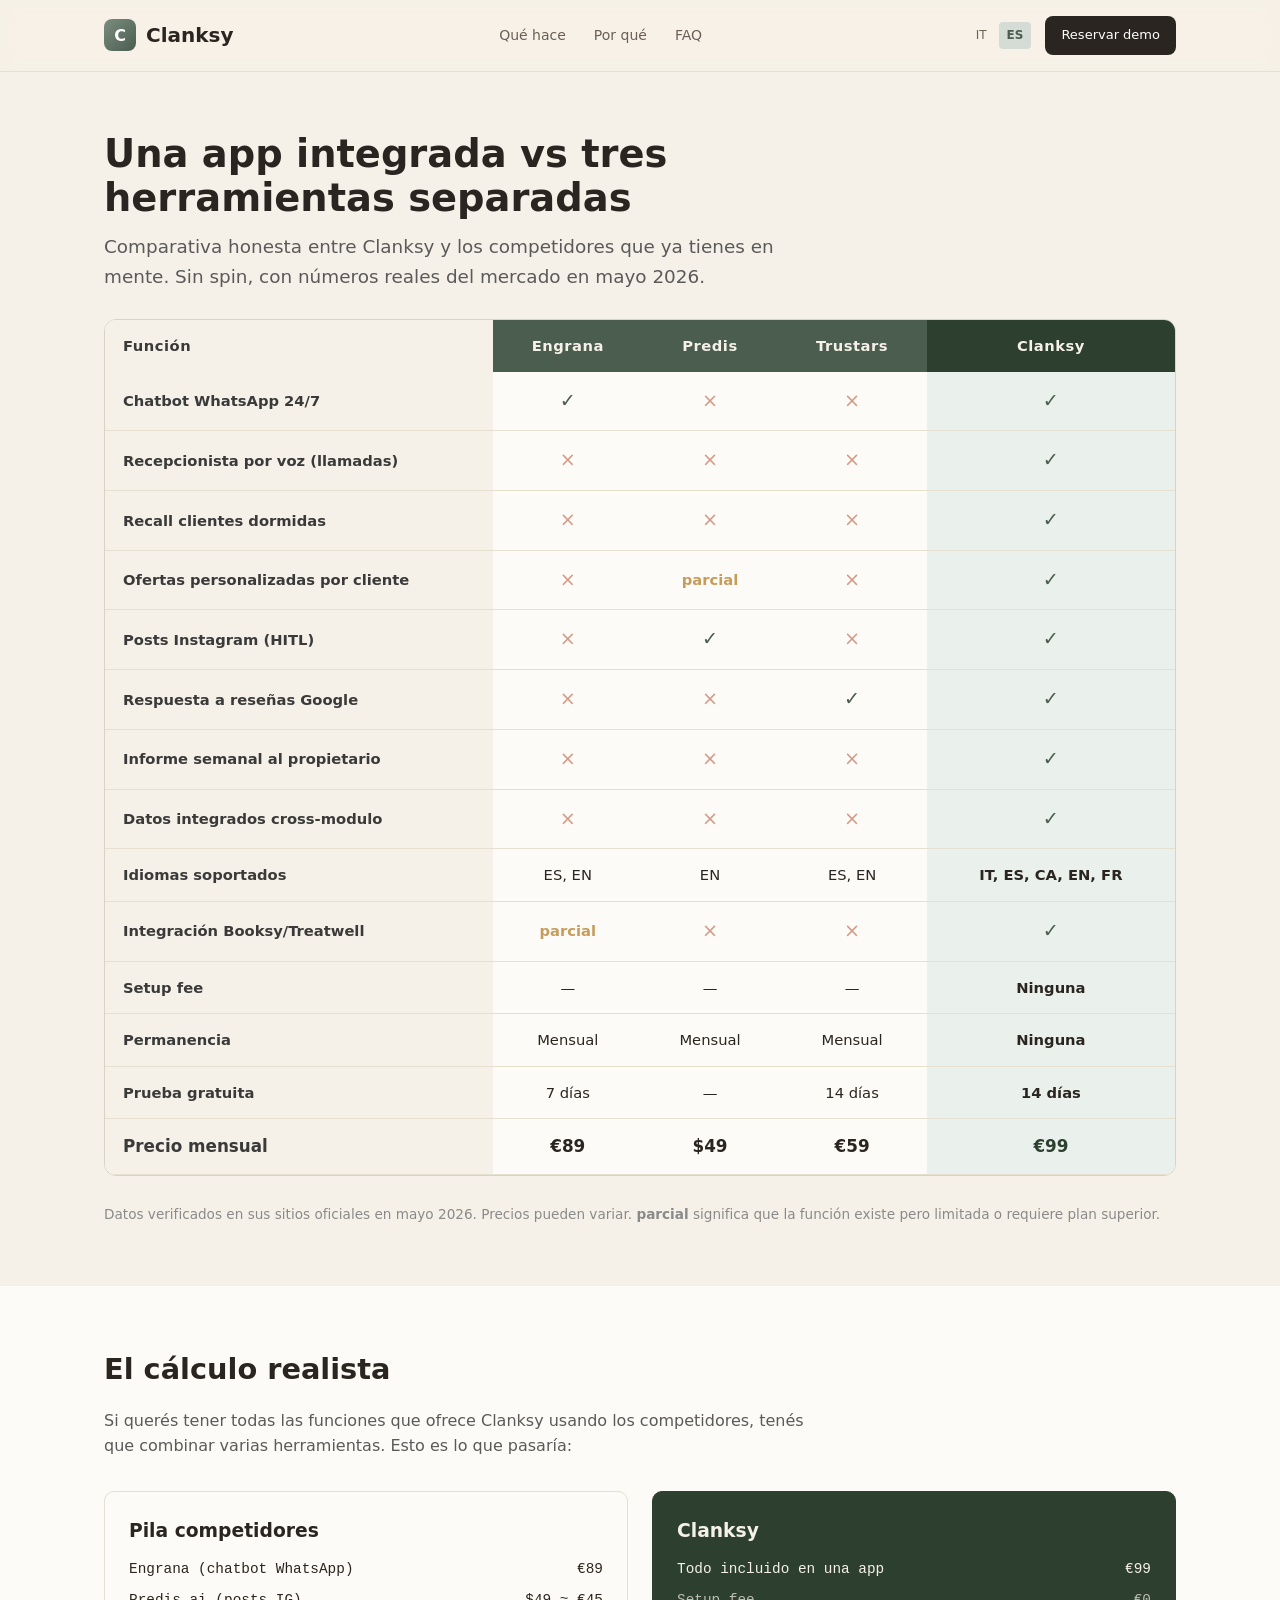
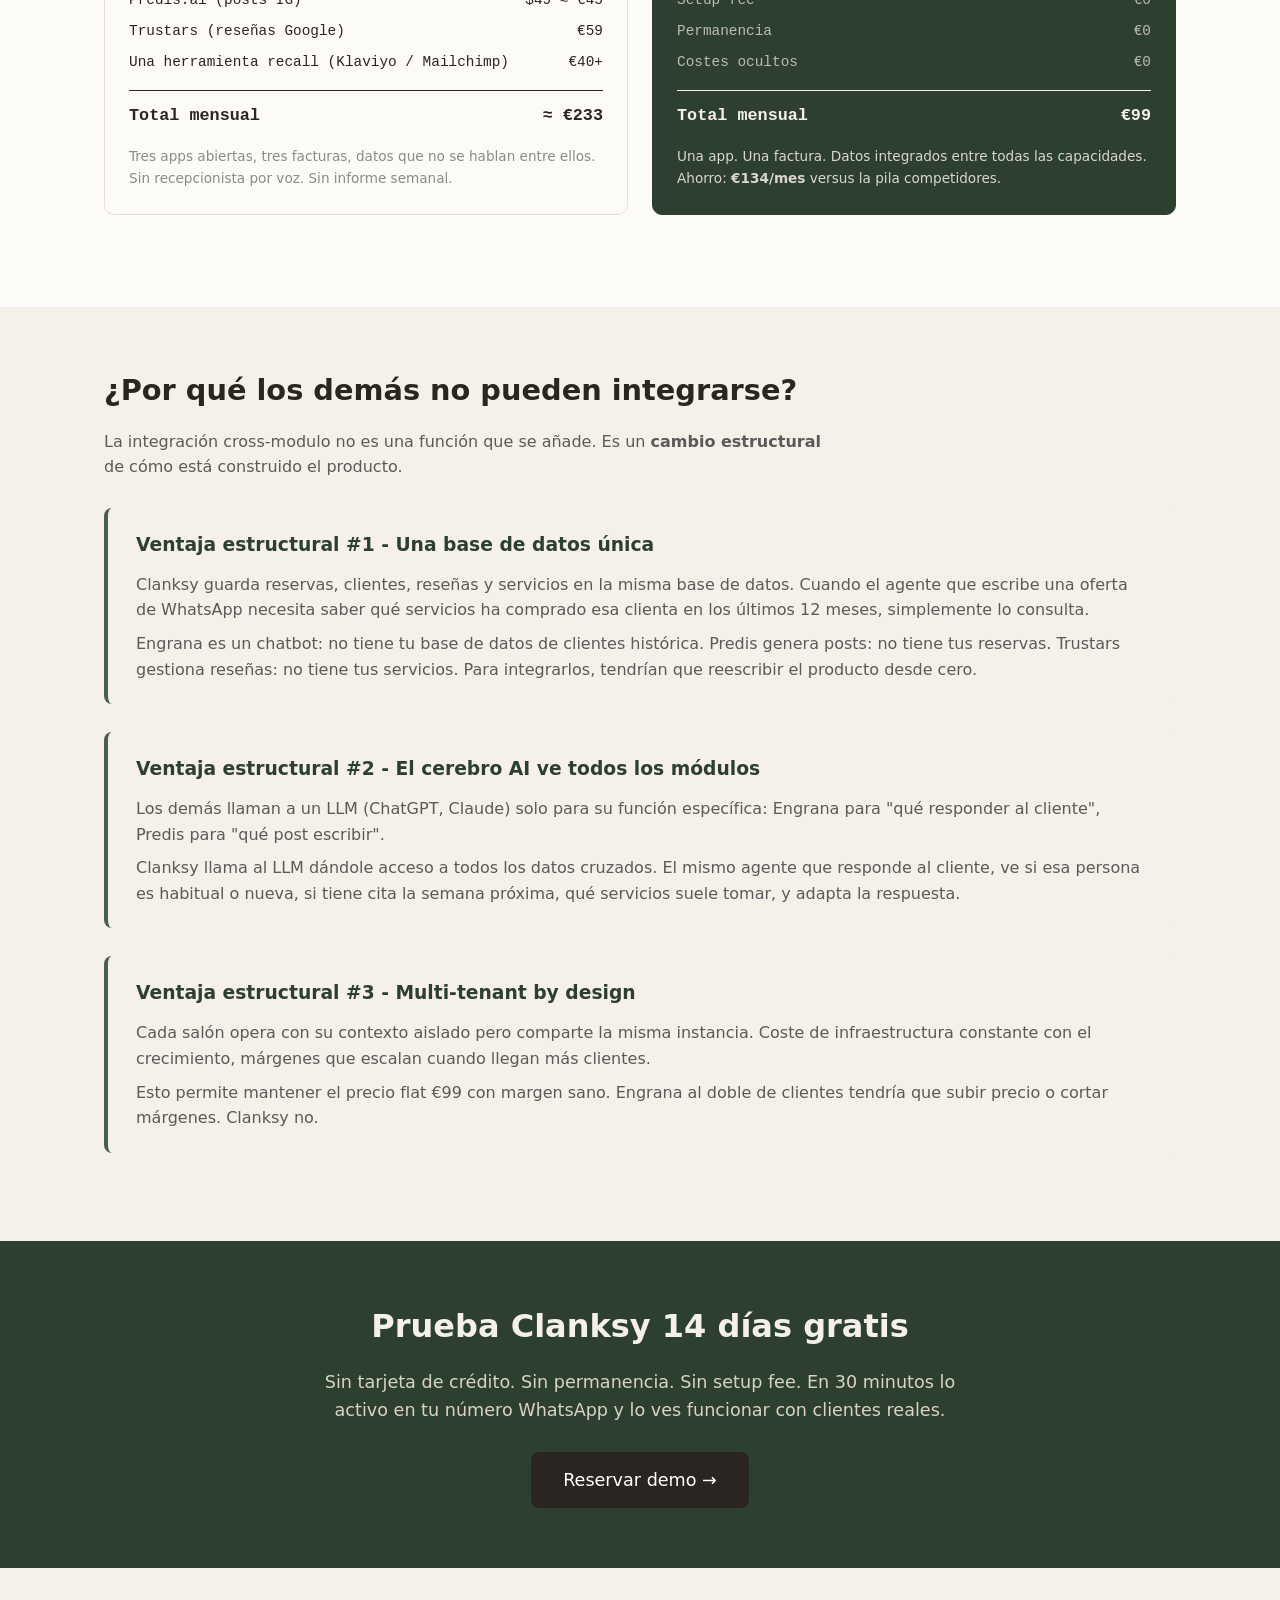
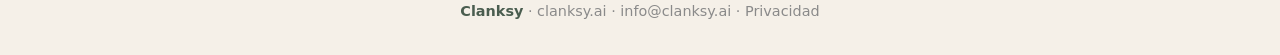
<file: comparativa-es.html>
<!DOCTYPE html>
<html lang="es">
<head>
<meta charset="UTF-8">
<meta name="viewport" content="width=device-width, initial-scale=1, viewport-fit=cover">
<title>Clanksy vs Engrana, Predis, Trustars · Comparativa</title>
<meta name="description" content="Por qué Clanksy gana frente a Engrana, Predis y Trustars. Comparativa directa de funciones, precios y ventajas para salones de belleza en España.">
<meta property="og:title" content="Clanksy vs Engrana, Predis, Trustars · Comparativa honesta">
<meta property="og:description" content="Una sola app integrada vs tres herramientas separadas. Ventajas estructurales, números reales, sin spin.">
<link rel="alternate" hreflang="es" href="https://clanksy.ai/comparativa-es">
<link rel="alternate" hreflang="it" href="https://clanksy.ai/comparativa-it">
<link rel="icon" href="data:image/svg+xml,%3Csvg xmlns='http://www.w3.org/2000/svg' viewBox='0 0 100 100'%3E%3Crect width='100' height='100' rx='22' fill='%234a5d4f'/%3E%3Ctext x='50' y='68' text-anchor='middle' fill='%23f6f1e8' font-family='system-ui' font-size='62' font-weight='800'%3EC%3C/text%3E%3C/svg%3E">
<link rel="stylesheet" href="assets/style.css?v=20260509-mobile2">
<style>
  .compare-section {
    padding: 60px 0;
  }
  .compare-table-wrap {
    overflow-x: auto;
    margin: 28px 0;
    border-radius: 12px;
    border: 1px solid #d9d3c4;
    background: #fdfbf7;
  }
  .compare-table {
    width: 100%;
    border-collapse: collapse;
    font-size: 0.92rem;
  }
  .compare-table th,
  .compare-table td {
    padding: 14px 18px;
    text-align: center;
    border-bottom: 1px solid #e6e0d0;
  }
  .compare-table th:first-child,
  .compare-table td:first-child {
    text-align: left;
    font-weight: 600;
    color: #3a3a3a;
    background: #f5f0e8;
  }
  .compare-table thead th {
    background: #4a5d4f;
    color: #f6f1e8;
    font-weight: 700;
    letter-spacing: 0.5px;
    border-bottom: none;
  }
  .compare-table thead th.clanksy-col {
    background: #2d4030;
  }
  .compare-table td.clanksy-cell {
    background: #eaf0eb;
    font-weight: 600;
  }
  .check {
    color: #4a5d4f;
    font-size: 1.2rem;
    font-weight: 700;
  }
  .cross {
    color: #b85c3d;
    font-size: 1.2rem;
    opacity: 0.6;
  }
  .partial {
    color: #c79c5a;
    font-weight: 600;
  }
  .compare-row-label {
    max-width: 280px;
  }
  .price-row td {
    font-size: 1.05rem;
    font-weight: 700;
  }
  .price-row td.clanksy-cell {
    color: #2d4030;
  }
  .ventaja-box {
    background: #f5f0e8;
    border-left: 4px solid #4a5d4f;
    padding: 22px 28px;
    border-radius: 8px;
    margin: 28px 0;
  }
  .ventaja-box h3 {
    margin: 0 0 12px 0;
    color: #2d4030;
  }
  .ventaja-box p {
    margin: 0;
    color: #5a5a5a;
    line-height: 1.6;
  }
  .calc-row {
    display: grid;
    grid-template-columns: 1fr 1fr;
    gap: 24px;
    margin: 32px 0;
  }
  @media (max-width: 720px) {
    .calc-row { grid-template-columns: 1fr; }
  }
  .calc-box {
    padding: 24px;
    border-radius: 10px;
    background: #fdfbf7;
    border: 1px solid #e6e0d0;
  }
  .calc-box.clanksy {
    background: #2d4030;
    color: #f6f1e8;
    border-color: #2d4030;
  }
  .calc-box h3 {
    margin: 0 0 8px 0;
  }
  .calc-line {
    display: flex;
    justify-content: space-between;
    padding: 4px 0;
    font-family: 'SF Mono', 'Menlo', monospace;
    font-size: 0.9rem;
  }
  .calc-total {
    border-top: 1px solid currentColor;
    margin-top: 12px;
    padding-top: 12px;
    font-size: 1.05rem;
    font-weight: 700;
  }
</style>
</head>
<body>

<header class="site-header">
  <div class="wrap nav">
    <a href="/" class="logo">
      <span class="logo-mark">C</span>
      <span>Clanksy</span>
    </a>
    <nav class="nav-links">
      <a href="/es#cosa-fa">Qué hace</a>
      <a href="/es#perche">Por qué</a>
      <a href="/es#faq">FAQ</a>
    </nav>
    <div style="display:flex;gap:14px;align-items:center;">
      <div class="lang-switch">
        <a href="comparativa-it.html">IT</a>
        <a href="comparativa-es.html" class="active">ES</a>
      </div>
      <a href="/es#demo" class="nav-cta">Reservar demo</a>
    </div>
  </div>
</header>

<section class="compare-section">
  <div class="wrap">
    <h1 style="font-size: 2.4rem; line-height: 1.15; max-width: 760px; margin-bottom: 12px;">
      Una app integrada vs tres herramientas separadas
    </h1>
    <p style="font-size: 1.15rem; color: #5a5a5a; max-width: 720px; margin-bottom: 0;">
      Comparativa honesta entre Clanksy y los competidores que ya tienes en mente.
      Sin spin, con números reales del mercado en mayo 2026.
    </p>

    <div class="compare-table-wrap">
      <table class="compare-table">
        <thead>
          <tr>
            <th>Función</th>
            <th>Engrana</th>
            <th>Predis</th>
            <th>Trustars</th>
            <th class="clanksy-col">Clanksy</th>
          </tr>
        </thead>
        <tbody>
          <tr>
            <td class="compare-row-label">Chatbot WhatsApp 24/7</td>
            <td><span class="check">✓</span></td>
            <td><span class="cross">×</span></td>
            <td><span class="cross">×</span></td>
            <td class="clanksy-cell"><span class="check">✓</span></td>
          </tr>
          <tr>
            <td class="compare-row-label">Recepcionista por voz (llamadas)</td>
            <td><span class="cross">×</span></td>
            <td><span class="cross">×</span></td>
            <td><span class="cross">×</span></td>
            <td class="clanksy-cell"><span class="check">✓</span></td>
          </tr>
          <tr>
            <td class="compare-row-label">Recall clientes dormidas</td>
            <td><span class="cross">×</span></td>
            <td><span class="cross">×</span></td>
            <td><span class="cross">×</span></td>
            <td class="clanksy-cell"><span class="check">✓</span></td>
          </tr>
          <tr>
            <td class="compare-row-label">Ofertas personalizadas por cliente</td>
            <td><span class="cross">×</span></td>
            <td><span class="partial">parcial</span></td>
            <td><span class="cross">×</span></td>
            <td class="clanksy-cell"><span class="check">✓</span></td>
          </tr>
          <tr>
            <td class="compare-row-label">Posts Instagram (HITL)</td>
            <td><span class="cross">×</span></td>
            <td><span class="check">✓</span></td>
            <td><span class="cross">×</span></td>
            <td class="clanksy-cell"><span class="check">✓</span></td>
          </tr>
          <tr>
            <td class="compare-row-label">Respuesta a reseñas Google</td>
            <td><span class="cross">×</span></td>
            <td><span class="cross">×</span></td>
            <td><span class="check">✓</span></td>
            <td class="clanksy-cell"><span class="check">✓</span></td>
          </tr>
          <tr>
            <td class="compare-row-label">Informe semanal al propietario</td>
            <td><span class="cross">×</span></td>
            <td><span class="cross">×</span></td>
            <td><span class="cross">×</span></td>
            <td class="clanksy-cell"><span class="check">✓</span></td>
          </tr>
          <tr>
            <td class="compare-row-label">Datos integrados cross-modulo</td>
            <td><span class="cross">×</span></td>
            <td><span class="cross">×</span></td>
            <td><span class="cross">×</span></td>
            <td class="clanksy-cell"><span class="check">✓</span></td>
          </tr>
          <tr>
            <td class="compare-row-label">Idiomas soportados</td>
            <td>ES, EN</td>
            <td>EN</td>
            <td>ES, EN</td>
            <td class="clanksy-cell">IT, ES, CA, EN, FR</td>
          </tr>
          <tr>
            <td class="compare-row-label">Integración Booksy/Treatwell</td>
            <td><span class="partial">parcial</span></td>
            <td><span class="cross">×</span></td>
            <td><span class="cross">×</span></td>
            <td class="clanksy-cell"><span class="check">✓</span></td>
          </tr>
          <tr>
            <td class="compare-row-label">Setup fee</td>
            <td>—</td>
            <td>—</td>
            <td>—</td>
            <td class="clanksy-cell">Ninguna</td>
          </tr>
          <tr>
            <td class="compare-row-label">Permanencia</td>
            <td>Mensual</td>
            <td>Mensual</td>
            <td>Mensual</td>
            <td class="clanksy-cell">Ninguna</td>
          </tr>
          <tr>
            <td class="compare-row-label">Prueba gratuita</td>
            <td>7 días</td>
            <td>—</td>
            <td>14 días</td>
            <td class="clanksy-cell">14 días</td>
          </tr>
          <tr class="price-row">
            <td>Precio mensual</td>
            <td>€89</td>
            <td>$49</td>
            <td>€59</td>
            <td class="clanksy-cell">€99</td>
          </tr>
        </tbody>
      </table>
    </div>

    <p style="color: #8a8a8a; font-size: 0.85rem; margin-top: 8px;">
      Datos verificados en sus sitios oficiales en mayo 2026. Precios pueden variar.
      <strong>parcial</strong> significa que la función existe pero limitada o requiere plan superior.
    </p>
  </div>
</section>

<section class="compare-section" style="background: #fdfbf7;">
  <div class="wrap">
    <h2 style="font-size: 1.8rem; margin-bottom: 16px;">El cálculo realista</h2>
    <p style="color: #5a5a5a; max-width: 700px; margin-bottom: 0;">
      Si querés tener todas las funciones que ofrece Clanksy usando los competidores,
      tenés que combinar varias herramientas. Esto es lo que pasaría:
    </p>

    <div class="calc-row">
      <div class="calc-box">
        <h3>Pila competidores</h3>
        <div class="calc-line">
          <span>Engrana (chatbot WhatsApp)</span>
          <span>€89</span>
        </div>
        <div class="calc-line">
          <span>Predis.ai (posts IG)</span>
          <span>$49 ≈ €45</span>
        </div>
        <div class="calc-line">
          <span>Trustars (reseñas Google)</span>
          <span>€59</span>
        </div>
        <div class="calc-line">
          <span>Una herramienta recall (Klaviyo / Mailchimp)</span>
          <span>€40+</span>
        </div>
        <div class="calc-total calc-line">
          <span>Total mensual</span>
          <span>≈ €233</span>
        </div>
        <p style="margin-top: 12px; font-size: 0.85rem; color: #8a8a8a;">
          Tres apps abiertas, tres facturas, datos que no se hablan entre ellos.
          Sin recepcionista por voz. Sin informe semanal.
        </p>
      </div>

      <div class="calc-box clanksy">
        <h3>Clanksy</h3>
        <div class="calc-line">
          <span>Todo incluido en una app</span>
          <span>€99</span>
        </div>
        <div class="calc-line" style="opacity: 0.7;">
          <span>Setup fee</span>
          <span>€0</span>
        </div>
        <div class="calc-line" style="opacity: 0.7;">
          <span>Permanencia</span>
          <span>€0</span>
        </div>
        <div class="calc-line" style="opacity: 0.7;">
          <span>Costes ocultos</span>
          <span>€0</span>
        </div>
        <div class="calc-total calc-line">
          <span>Total mensual</span>
          <span>€99</span>
        </div>
        <p style="margin-top: 12px; font-size: 0.85rem; opacity: 0.85;">
          Una app. Una factura. Datos integrados entre todas las capacidades.
          Ahorro: <strong>€134/mes</strong> versus la pila competidores.
        </p>
      </div>
    </div>
  </div>
</section>

<section class="compare-section">
  <div class="wrap">
    <h2 style="font-size: 1.8rem; margin-bottom: 16px;">¿Por qué los demás no pueden integrarse?</h2>
    <p style="color: #5a5a5a; max-width: 720px;">
      La integración cross-modulo no es una función que se añade. Es un
      <strong>cambio estructural</strong> de cómo está construido el producto.
    </p>

    <div class="ventaja-box">
      <h3>Ventaja estructural #1 - Una base de datos única</h3>
      <p>
        Clanksy guarda reservas, clientes, reseñas y servicios en la misma base de datos.
        Cuando el agente que escribe una oferta de WhatsApp necesita saber qué servicios
        ha comprado esa clienta en los últimos 12 meses, simplemente lo consulta.
      </p>
      <p style="margin-top: 8px;">
        Engrana es un chatbot: no tiene tu base de datos de clientes histórica.
        Predis genera posts: no tiene tus reservas. Trustars gestiona reseñas: no tiene tus servicios.
        Para integrarlos, tendrían que reescribir el producto desde cero.
      </p>
    </div>

    <div class="ventaja-box">
      <h3>Ventaja estructural #2 - El cerebro AI ve todos los módulos</h3>
      <p>
        Los demás llaman a un LLM (ChatGPT, Claude) solo para su función específica:
        Engrana para "qué responder al cliente", Predis para "qué post escribir".
      </p>
      <p style="margin-top: 8px;">
        Clanksy llama al LLM dándole acceso a todos los datos cruzados.
        El mismo agente que responde al cliente, ve si esa persona es habitual o nueva,
        si tiene cita la semana próxima, qué servicios suele tomar, y adapta la respuesta.
      </p>
    </div>

    <div class="ventaja-box">
      <h3>Ventaja estructural #3 - Multi-tenant by design</h3>
      <p>
        Cada salón opera con su contexto aislado pero comparte la misma instancia.
        Coste de infraestructura constante con el crecimiento, márgenes que escalan
        cuando llegan más clientes.
      </p>
      <p style="margin-top: 8px;">
        Esto permite mantener el precio flat €99 con margen sano. Engrana al doble
        de clientes tendría que subir precio o cortar márgenes. Clanksy no.
      </p>
    </div>
  </div>
</section>

<section class="compare-section" style="background: #2d4030; color: #f6f1e8; text-align: center;">
  <div class="wrap" style="max-width: 720px; margin: 0 auto;">
    <h2 style="color: #f6f1e8; font-size: 2rem; margin-bottom: 16px;">
      Prueba Clanksy 14 días gratis
    </h2>
    <p style="color: #d9d3c4; font-size: 1.1rem; margin-bottom: 28px;">
      Sin tarjeta de crédito. Sin permanencia. Sin setup fee.
      En 30 minutos lo activo en tu número WhatsApp y lo ves funcionar con clientes reales.
    </p>
    <a href="/es#demo" class="nav-cta" style="display: inline-block; padding: 14px 32px; font-size: 1.1rem;">
      Reservar demo →
    </a>
  </div>
</section>

<footer style="padding: 32px 0; background: #f5f0e8; text-align: center; color: #8a8a8a; font-size: 0.9rem;">
  <div class="wrap">
    <a href="/" style="color: #4a5d4f; font-weight: 600; text-decoration: none;">Clanksy</a>
    · clanksy.ai · info@clanksy.ai · <a href="/privacy" style="color: #8a8a8a;">Privacidad</a>
  </div>
</footer>

</body>
</html>
</file>
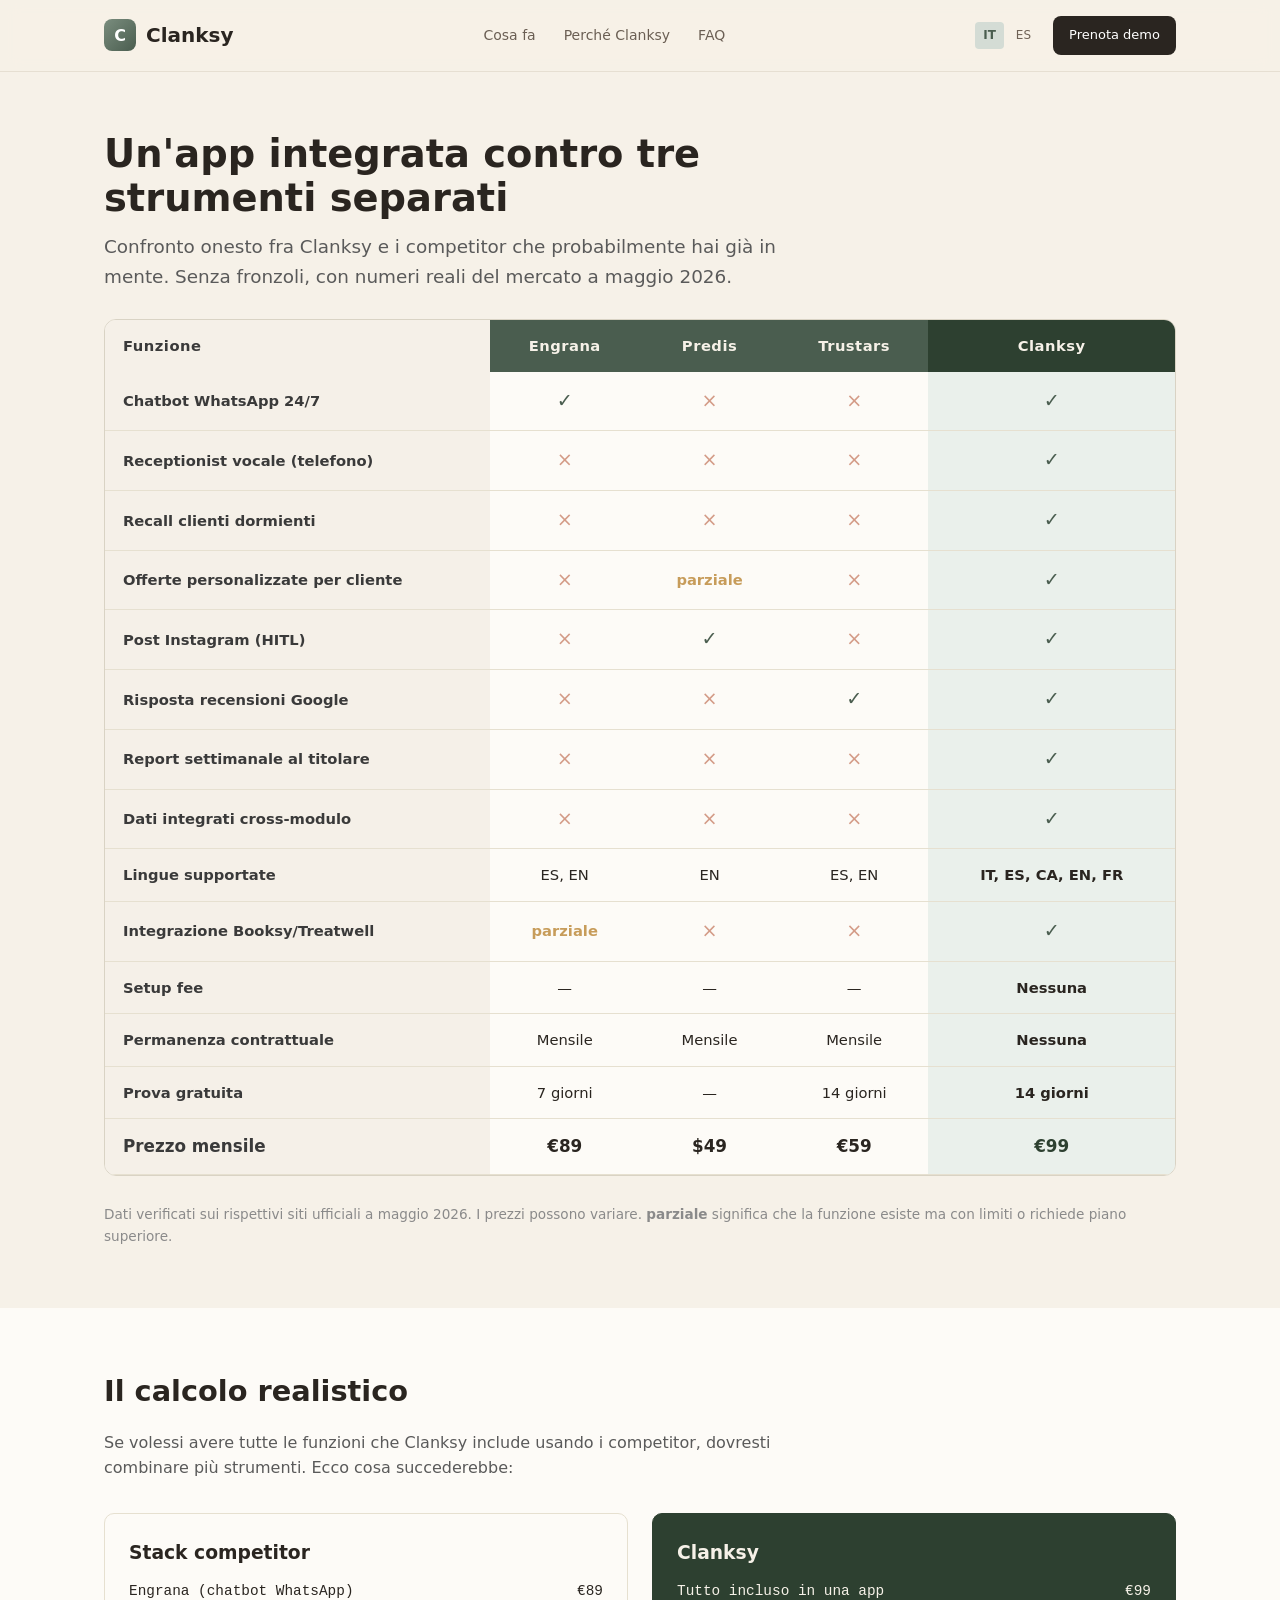
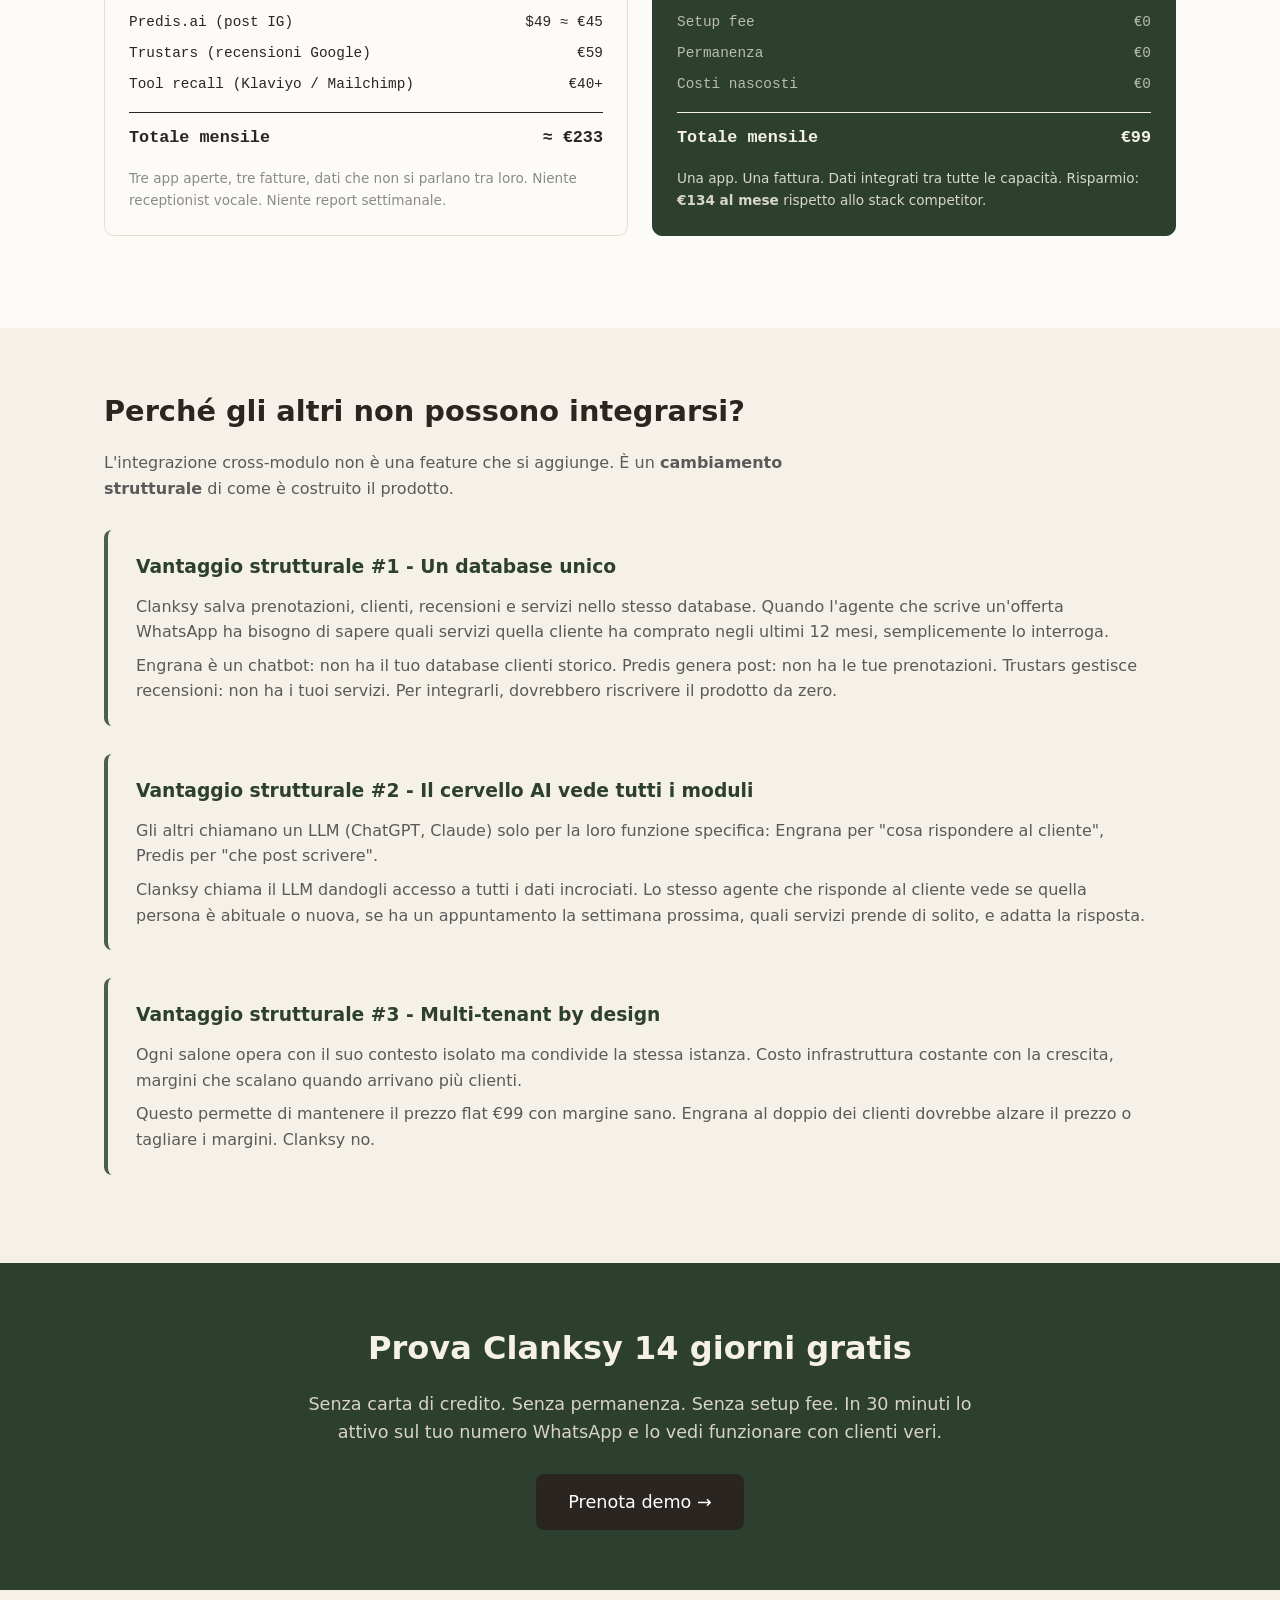
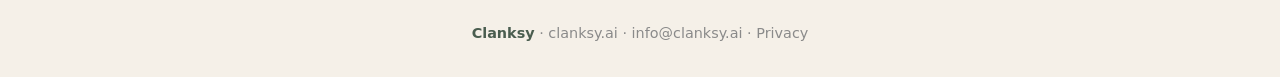
<file: comparativa-it.html>
<!DOCTYPE html>
<html lang="it">
<head>
<meta charset="UTF-8">
<meta name="viewport" content="width=device-width, initial-scale=1, viewport-fit=cover">
<title>Clanksy vs Engrana, Predis, Trustars · Confronto</title>
<meta name="description" content="Perché Clanksy vince su Engrana, Predis e Trustars. Confronto diretto di funzioni, prezzi e vantaggi per saloni beauty.">
<meta property="og:title" content="Clanksy vs Engrana, Predis, Trustars · Confronto onesto">
<meta property="og:description" content="Una sola app integrata vs tre strumenti separati. Vantaggi strutturali, numeri reali, senza fronzoli.">
<link rel="alternate" hreflang="it" href="https://clanksy.ai/comparativa-it">
<link rel="alternate" hreflang="es" href="https://clanksy.ai/comparativa-es">
<link rel="icon" href="data:image/svg+xml,%3Csvg xmlns='http://www.w3.org/2000/svg' viewBox='0 0 100 100'%3E%3Crect width='100' height='100' rx='22' fill='%234a5d4f'/%3E%3Ctext x='50' y='68' text-anchor='middle' fill='%23f6f1e8' font-family='system-ui' font-size='62' font-weight='800'%3EC%3C/text%3E%3C/svg%3E">
<link rel="stylesheet" href="assets/style.css?v=20260509-mobile2">
<style>
  .compare-section { padding: 60px 0; }
  .compare-table-wrap { overflow-x: auto; margin: 28px 0; border-radius: 12px; border: 1px solid #d9d3c4; background: #fdfbf7; }
  .compare-table { width: 100%; border-collapse: collapse; font-size: 0.92rem; }
  .compare-table th, .compare-table td { padding: 14px 18px; text-align: center; border-bottom: 1px solid #e6e0d0; }
  .compare-table th:first-child, .compare-table td:first-child { text-align: left; font-weight: 600; color: #3a3a3a; background: #f5f0e8; }
  .compare-table thead th { background: #4a5d4f; color: #f6f1e8; font-weight: 700; letter-spacing: 0.5px; border-bottom: none; }
  .compare-table thead th.clanksy-col { background: #2d4030; }
  .compare-table td.clanksy-cell { background: #eaf0eb; font-weight: 600; }
  .check { color: #4a5d4f; font-size: 1.2rem; font-weight: 700; }
  .cross { color: #b85c3d; font-size: 1.2rem; opacity: 0.6; }
  .partial { color: #c79c5a; font-weight: 600; }
  .compare-row-label { max-width: 280px; }
  .price-row td { font-size: 1.05rem; font-weight: 700; }
  .price-row td.clanksy-cell { color: #2d4030; }
  .ventaja-box { background: #f5f0e8; border-left: 4px solid #4a5d4f; padding: 22px 28px; border-radius: 8px; margin: 28px 0; }
  .ventaja-box h3 { margin: 0 0 12px 0; color: #2d4030; }
  .ventaja-box p { margin: 0; color: #5a5a5a; line-height: 1.6; }
  .calc-row { display: grid; grid-template-columns: 1fr 1fr; gap: 24px; margin: 32px 0; }
  @media (max-width: 720px) { .calc-row { grid-template-columns: 1fr; } }
  .calc-box { padding: 24px; border-radius: 10px; background: #fdfbf7; border: 1px solid #e6e0d0; }
  .calc-box.clanksy { background: #2d4030; color: #f6f1e8; border-color: #2d4030; }
  .calc-box h3 { margin: 0 0 8px 0; }
  .calc-line { display: flex; justify-content: space-between; padding: 4px 0; font-family: 'SF Mono', 'Menlo', monospace; font-size: 0.9rem; }
  .calc-total { border-top: 1px solid currentColor; margin-top: 12px; padding-top: 12px; font-size: 1.05rem; font-weight: 700; }
</style>
</head>
<body>

<header class="site-header">
  <div class="wrap nav">
    <a href="/" class="logo">
      <span class="logo-mark">C</span>
      <span>Clanksy</span>
    </a>
    <nav class="nav-links">
      <a href="/#cosa-fa">Cosa fa</a>
      <a href="/#perche">Perché Clanksy</a>
      <a href="/#faq">FAQ</a>
    </nav>
    <div style="display:flex;gap:14px;align-items:center;">
      <div class="lang-switch">
        <a href="comparativa-it.html" class="active">IT</a>
        <a href="comparativa-es.html">ES</a>
      </div>
      <a href="/#demo" class="nav-cta">Prenota demo</a>
    </div>
  </div>
</header>

<section class="compare-section">
  <div class="wrap">
    <h1 style="font-size: 2.4rem; line-height: 1.15; max-width: 760px; margin-bottom: 12px;">
      Un'app integrata contro tre strumenti separati
    </h1>
    <p style="font-size: 1.15rem; color: #5a5a5a; max-width: 720px; margin-bottom: 0;">
      Confronto onesto fra Clanksy e i competitor che probabilmente hai già in mente.
      Senza fronzoli, con numeri reali del mercato a maggio 2026.
    </p>

    <div class="compare-table-wrap">
      <table class="compare-table">
        <thead>
          <tr>
            <th>Funzione</th>
            <th>Engrana</th>
            <th>Predis</th>
            <th>Trustars</th>
            <th class="clanksy-col">Clanksy</th>
          </tr>
        </thead>
        <tbody>
          <tr><td class="compare-row-label">Chatbot WhatsApp 24/7</td><td><span class="check">✓</span></td><td><span class="cross">×</span></td><td><span class="cross">×</span></td><td class="clanksy-cell"><span class="check">✓</span></td></tr>
          <tr><td class="compare-row-label">Receptionist vocale (telefono)</td><td><span class="cross">×</span></td><td><span class="cross">×</span></td><td><span class="cross">×</span></td><td class="clanksy-cell"><span class="check">✓</span></td></tr>
          <tr><td class="compare-row-label">Recall clienti dormienti</td><td><span class="cross">×</span></td><td><span class="cross">×</span></td><td><span class="cross">×</span></td><td class="clanksy-cell"><span class="check">✓</span></td></tr>
          <tr><td class="compare-row-label">Offerte personalizzate per cliente</td><td><span class="cross">×</span></td><td><span class="partial">parziale</span></td><td><span class="cross">×</span></td><td class="clanksy-cell"><span class="check">✓</span></td></tr>
          <tr><td class="compare-row-label">Post Instagram (HITL)</td><td><span class="cross">×</span></td><td><span class="check">✓</span></td><td><span class="cross">×</span></td><td class="clanksy-cell"><span class="check">✓</span></td></tr>
          <tr><td class="compare-row-label">Risposta recensioni Google</td><td><span class="cross">×</span></td><td><span class="cross">×</span></td><td><span class="check">✓</span></td><td class="clanksy-cell"><span class="check">✓</span></td></tr>
          <tr><td class="compare-row-label">Report settimanale al titolare</td><td><span class="cross">×</span></td><td><span class="cross">×</span></td><td><span class="cross">×</span></td><td class="clanksy-cell"><span class="check">✓</span></td></tr>
          <tr><td class="compare-row-label">Dati integrati cross-modulo</td><td><span class="cross">×</span></td><td><span class="cross">×</span></td><td><span class="cross">×</span></td><td class="clanksy-cell"><span class="check">✓</span></td></tr>
          <tr><td class="compare-row-label">Lingue supportate</td><td>ES, EN</td><td>EN</td><td>ES, EN</td><td class="clanksy-cell">IT, ES, CA, EN, FR</td></tr>
          <tr><td class="compare-row-label">Integrazione Booksy/Treatwell</td><td><span class="partial">parziale</span></td><td><span class="cross">×</span></td><td><span class="cross">×</span></td><td class="clanksy-cell"><span class="check">✓</span></td></tr>
          <tr><td class="compare-row-label">Setup fee</td><td>—</td><td>—</td><td>—</td><td class="clanksy-cell">Nessuna</td></tr>
          <tr><td class="compare-row-label">Permanenza contrattuale</td><td>Mensile</td><td>Mensile</td><td>Mensile</td><td class="clanksy-cell">Nessuna</td></tr>
          <tr><td class="compare-row-label">Prova gratuita</td><td>7 giorni</td><td>—</td><td>14 giorni</td><td class="clanksy-cell">14 giorni</td></tr>
          <tr class="price-row"><td>Prezzo mensile</td><td>€89</td><td>$49</td><td>€59</td><td class="clanksy-cell">€99</td></tr>
        </tbody>
      </table>
    </div>

    <p style="color: #8a8a8a; font-size: 0.85rem; margin-top: 8px;">
      Dati verificati sui rispettivi siti ufficiali a maggio 2026. I prezzi possono variare.
      <strong>parziale</strong> significa che la funzione esiste ma con limiti o richiede piano superiore.
    </p>
  </div>
</section>

<section class="compare-section" style="background: #fdfbf7;">
  <div class="wrap">
    <h2 style="font-size: 1.8rem; margin-bottom: 16px;">Il calcolo realistico</h2>
    <p style="color: #5a5a5a; max-width: 700px; margin-bottom: 0;">
      Se volessi avere tutte le funzioni che Clanksy include usando i competitor,
      dovresti combinare più strumenti. Ecco cosa succederebbe:
    </p>

    <div class="calc-row">
      <div class="calc-box">
        <h3>Stack competitor</h3>
        <div class="calc-line"><span>Engrana (chatbot WhatsApp)</span><span>€89</span></div>
        <div class="calc-line"><span>Predis.ai (post IG)</span><span>$49 ≈ €45</span></div>
        <div class="calc-line"><span>Trustars (recensioni Google)</span><span>€59</span></div>
        <div class="calc-line"><span>Tool recall (Klaviyo / Mailchimp)</span><span>€40+</span></div>
        <div class="calc-total calc-line"><span>Totale mensile</span><span>≈ €233</span></div>
        <p style="margin-top: 12px; font-size: 0.85rem; color: #8a8a8a;">
          Tre app aperte, tre fatture, dati che non si parlano tra loro.
          Niente receptionist vocale. Niente report settimanale.
        </p>
      </div>

      <div class="calc-box clanksy">
        <h3>Clanksy</h3>
        <div class="calc-line"><span>Tutto incluso in una app</span><span>€99</span></div>
        <div class="calc-line" style="opacity: 0.7;"><span>Setup fee</span><span>€0</span></div>
        <div class="calc-line" style="opacity: 0.7;"><span>Permanenza</span><span>€0</span></div>
        <div class="calc-line" style="opacity: 0.7;"><span>Costi nascosti</span><span>€0</span></div>
        <div class="calc-total calc-line"><span>Totale mensile</span><span>€99</span></div>
        <p style="margin-top: 12px; font-size: 0.85rem; opacity: 0.85;">
          Una app. Una fattura. Dati integrati tra tutte le capacità.
          Risparmio: <strong>€134 al mese</strong> rispetto allo stack competitor.
        </p>
      </div>
    </div>
  </div>
</section>

<section class="compare-section">
  <div class="wrap">
    <h2 style="font-size: 1.8rem; margin-bottom: 16px;">Perché gli altri non possono integrarsi?</h2>
    <p style="color: #5a5a5a; max-width: 720px;">
      L'integrazione cross-modulo non è una feature che si aggiunge. È un
      <strong>cambiamento strutturale</strong> di come è costruito il prodotto.
    </p>

    <div class="ventaja-box">
      <h3>Vantaggio strutturale #1 - Un database unico</h3>
      <p>
        Clanksy salva prenotazioni, clienti, recensioni e servizi nello stesso database.
        Quando l'agente che scrive un'offerta WhatsApp ha bisogno di sapere quali servizi
        quella cliente ha comprato negli ultimi 12 mesi, semplicemente lo interroga.
      </p>
      <p style="margin-top: 8px;">
        Engrana è un chatbot: non ha il tuo database clienti storico.
        Predis genera post: non ha le tue prenotazioni. Trustars gestisce recensioni: non ha i tuoi servizi.
        Per integrarli, dovrebbero riscrivere il prodotto da zero.
      </p>
    </div>

    <div class="ventaja-box">
      <h3>Vantaggio strutturale #2 - Il cervello AI vede tutti i moduli</h3>
      <p>
        Gli altri chiamano un LLM (ChatGPT, Claude) solo per la loro funzione specifica:
        Engrana per "cosa rispondere al cliente", Predis per "che post scrivere".
      </p>
      <p style="margin-top: 8px;">
        Clanksy chiama il LLM dandogli accesso a tutti i dati incrociati.
        Lo stesso agente che risponde al cliente vede se quella persona è abituale o nuova,
        se ha un appuntamento la settimana prossima, quali servizi prende di solito, e adatta la risposta.
      </p>
    </div>

    <div class="ventaja-box">
      <h3>Vantaggio strutturale #3 - Multi-tenant by design</h3>
      <p>
        Ogni salone opera con il suo contesto isolato ma condivide la stessa istanza.
        Costo infrastruttura costante con la crescita, margini che scalano
        quando arrivano più clienti.
      </p>
      <p style="margin-top: 8px;">
        Questo permette di mantenere il prezzo flat €99 con margine sano. Engrana al doppio
        dei clienti dovrebbe alzare il prezzo o tagliare i margini. Clanksy no.
      </p>
    </div>
  </div>
</section>

<section class="compare-section" style="background: #2d4030; color: #f6f1e8; text-align: center;">
  <div class="wrap" style="max-width: 720px; margin: 0 auto;">
    <h2 style="color: #f6f1e8; font-size: 2rem; margin-bottom: 16px;">
      Prova Clanksy 14 giorni gratis
    </h2>
    <p style="color: #d9d3c4; font-size: 1.1rem; margin-bottom: 28px;">
      Senza carta di credito. Senza permanenza. Senza setup fee.
      In 30 minuti lo attivo sul tuo numero WhatsApp e lo vedi funzionare con clienti veri.
    </p>
    <a href="/#demo" class="nav-cta" style="display: inline-block; padding: 14px 32px; font-size: 1.1rem;">
      Prenota demo →
    </a>
  </div>
</section>

<footer style="padding: 32px 0; background: #f5f0e8; text-align: center; color: #8a8a8a; font-size: 0.9rem;">
  <div class="wrap">
    <a href="/" style="color: #4a5d4f; font-weight: 600; text-decoration: none;">Clanksy</a>
    · clanksy.ai · info@clanksy.ai · <a href="/privacy" style="color: #8a8a8a;">Privacy</a>
  </div>
</footer>

</body>
</html>
</file>
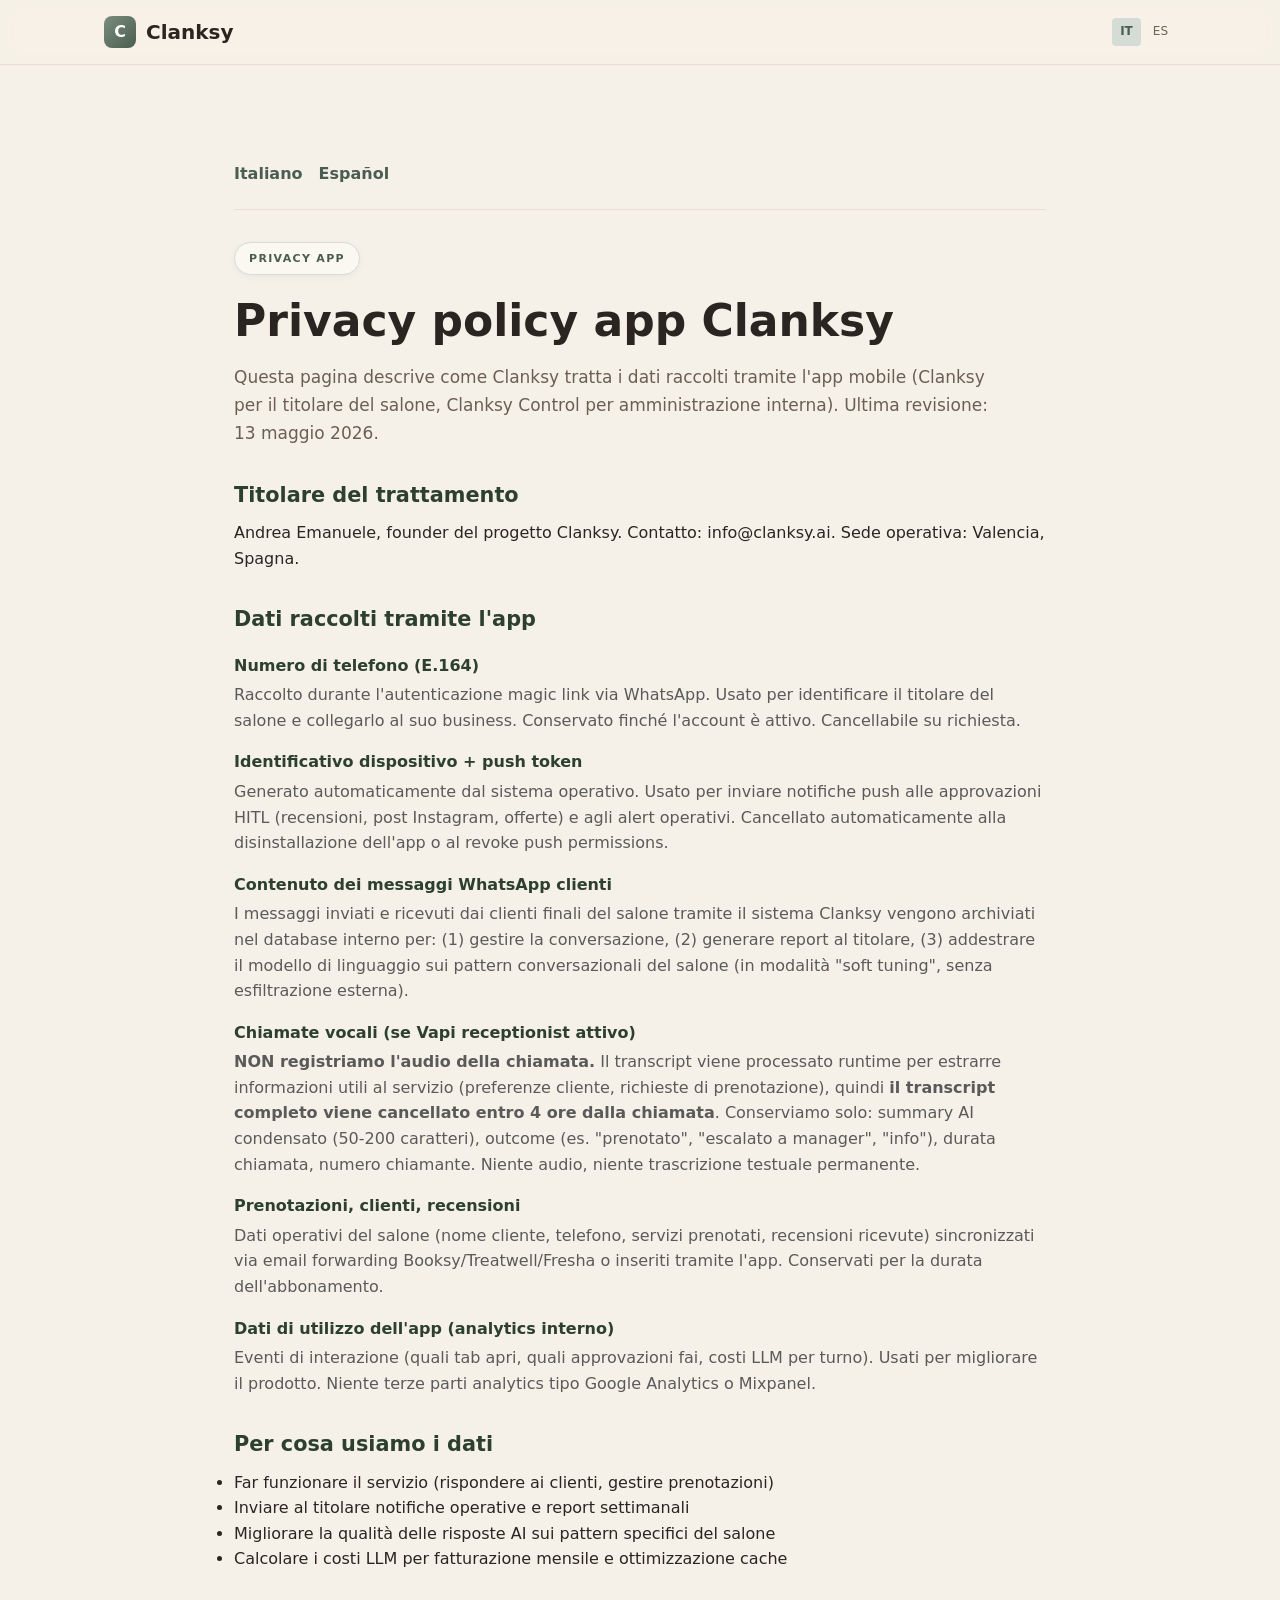
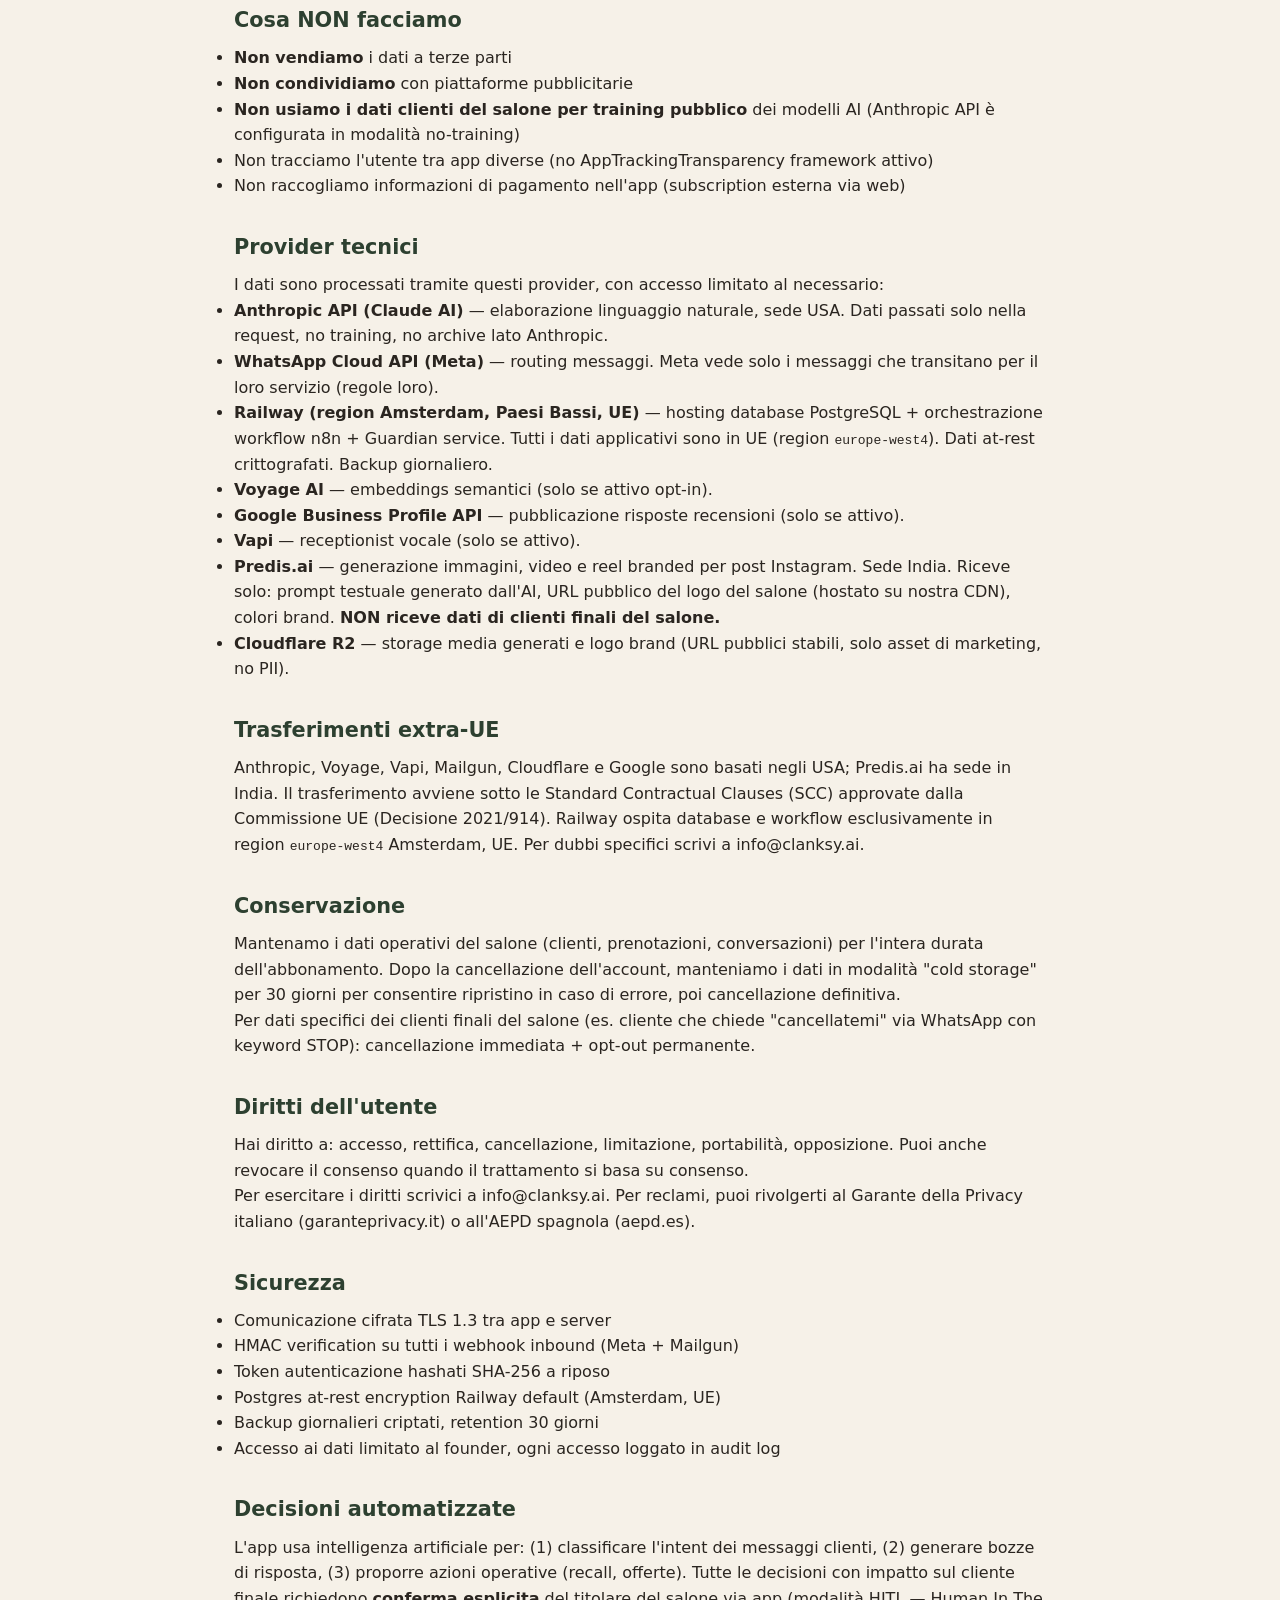
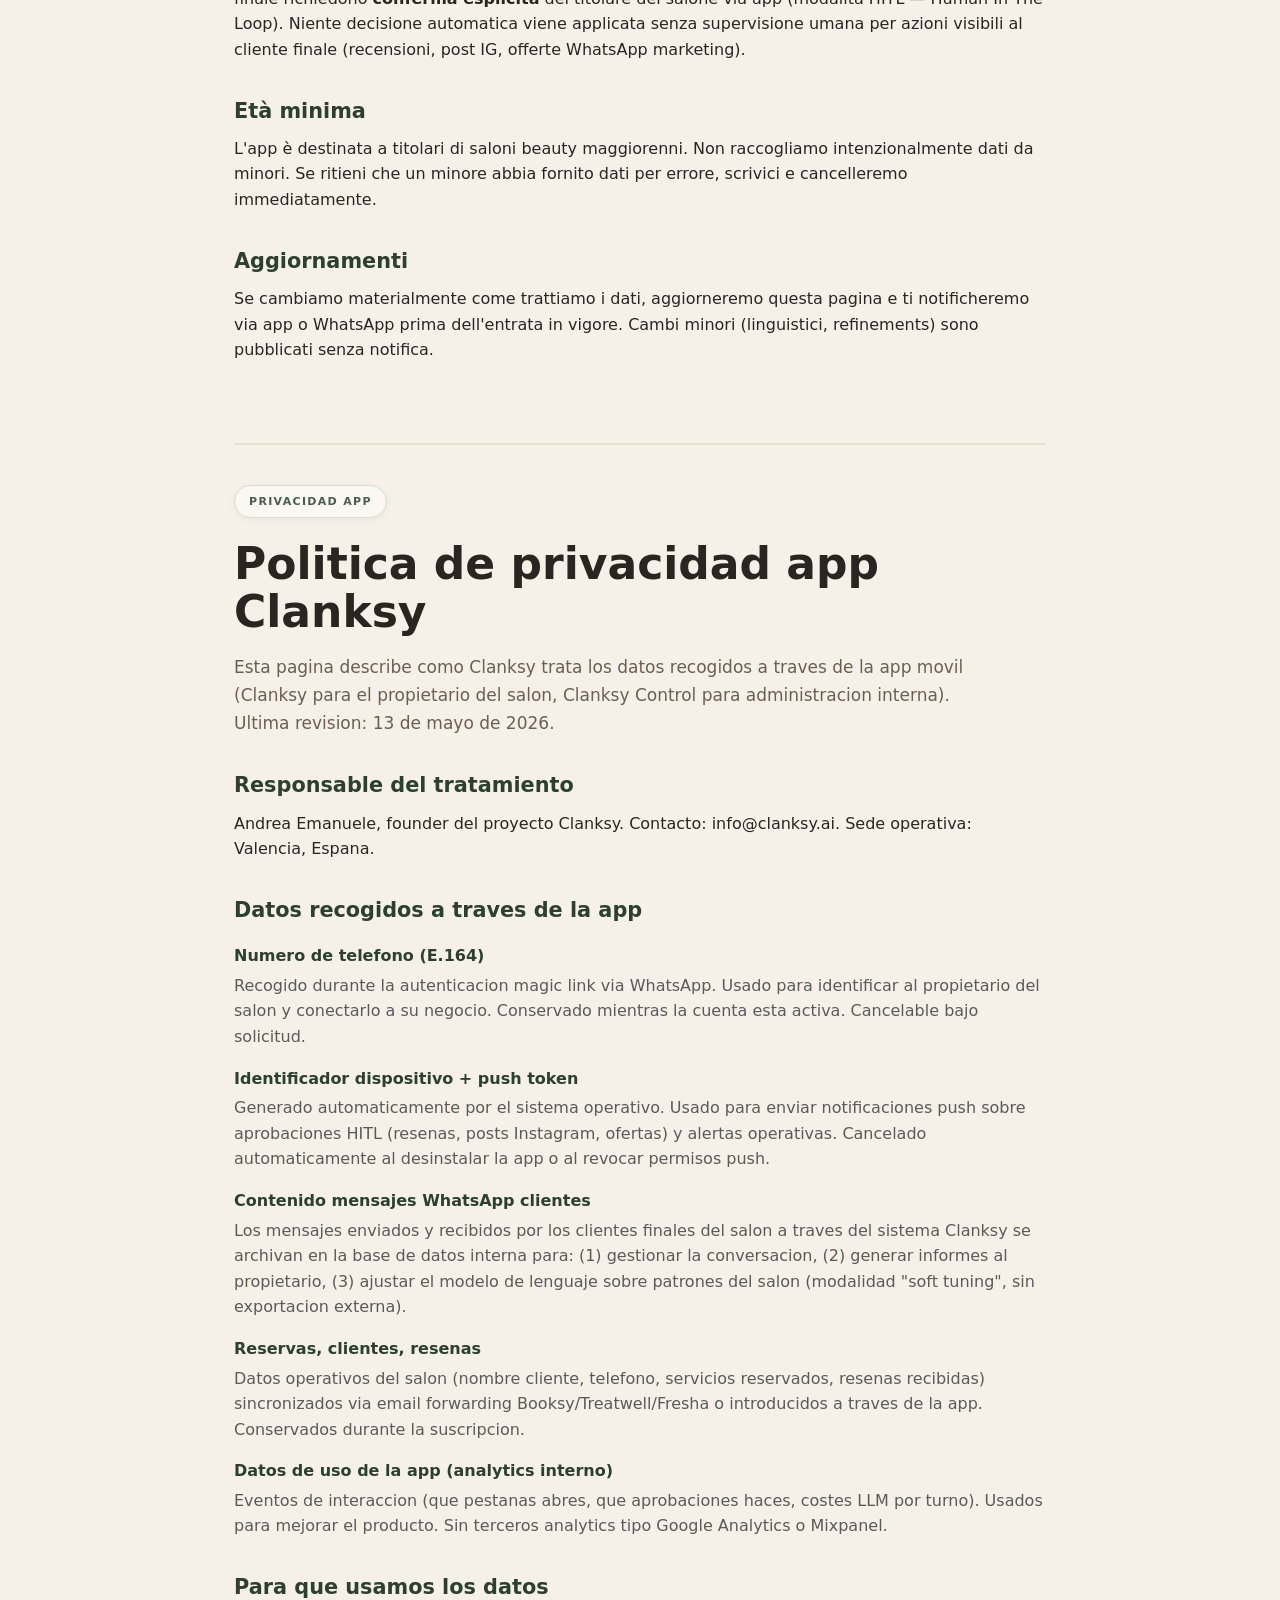
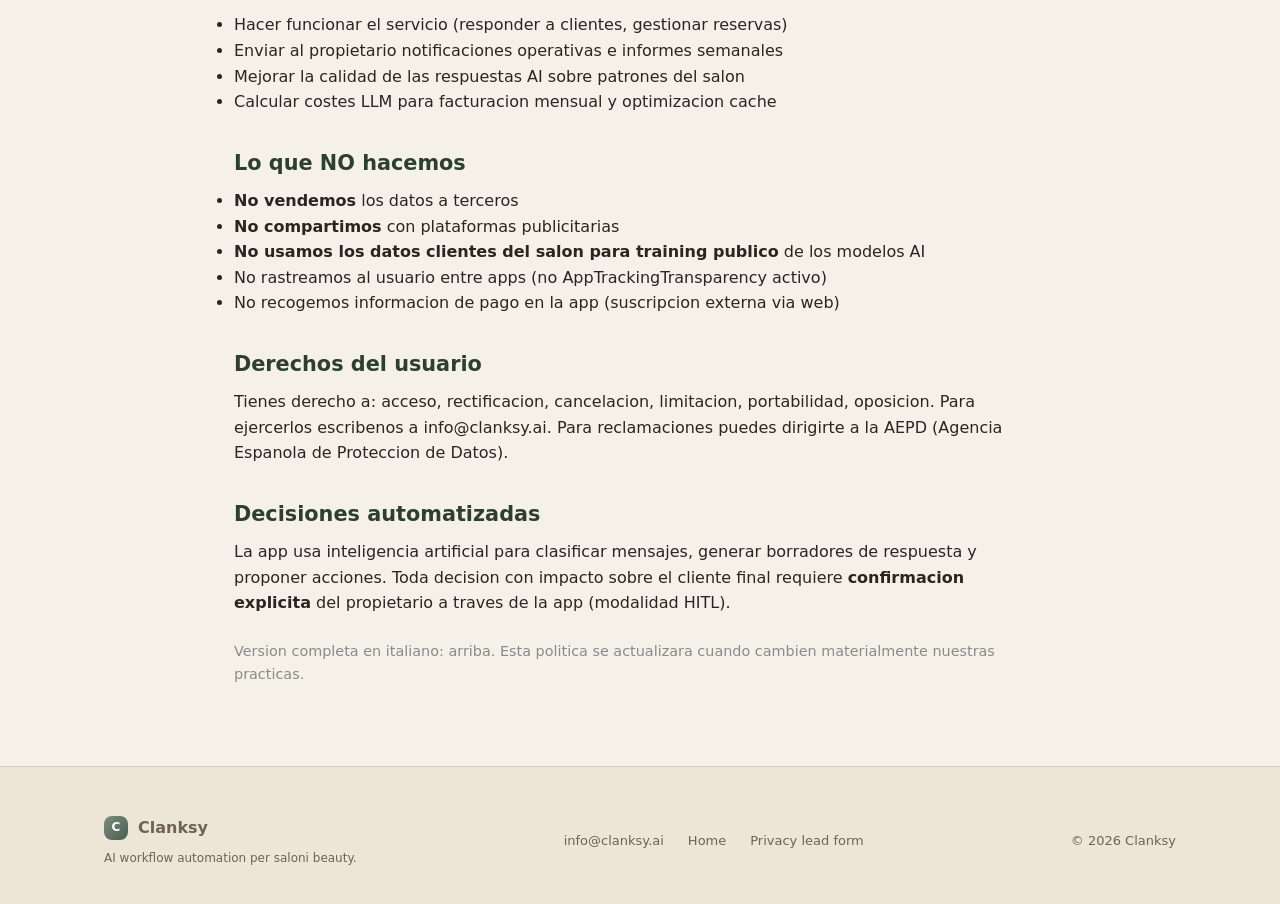
<file: privacy-app.html>
<!DOCTYPE html>
<html lang="it">
<head>
<meta charset="UTF-8">
<meta name="viewport" content="width=device-width, initial-scale=1, viewport-fit=cover">
<title>Privacy app Clanksy</title>
<meta name="description" content="Privacy policy dell'app mobile Clanksy. Come trattiamo i dati raccolti tramite l'app per saloni beauty.">
<link rel="alternate" hreflang="it" href="https://clanksy.ai/privacy-app">
<link rel="alternate" hreflang="es" href="https://clanksy.ai/privacy-app#es">
<link rel="icon" href="data:image/svg+xml,%3Csvg xmlns='http://www.w3.org/2000/svg' viewBox='0 0 100 100'%3E%3Crect width='100' height='100' rx='22' fill='%234a5d4f'/%3E%3Ctext x='50' y='68' text-anchor='middle' fill='%23f6f1e8' font-family='system-ui' font-size='62' font-weight='800'%3EC%3C/text%3E%3C/svg%3E">
<link rel="stylesheet" href="assets/style.css?v=20260509-mobile2">
<style>
  .lang-anchors {
    display: flex;
    gap: 16px;
    margin: 16px 0 32px 0;
    padding-bottom: 16px;
    border-bottom: 1px solid #e6e0d0;
  }
  .lang-anchors a {
    color: #4a5d4f;
    text-decoration: none;
    font-weight: 600;
    border-bottom: 2px solid transparent;
    padding-bottom: 4px;
  }
  .lang-anchors a:hover {
    border-bottom-color: #4a5d4f;
  }
  .section-title {
    font-size: 1.3rem;
    color: #2d4030;
    margin: 32px 0 8px 0;
  }
  .privacy-list dt {
    font-weight: 600;
    color: #2d4030;
    margin-top: 16px;
  }
  .privacy-list dd {
    margin: 4px 0 12px 0;
    color: #5a5a5a;
    line-height: 1.6;
  }
</style>
</head>
<body>

<header class="site-header">
  <div class="wrap nav">
    <a href="/" class="logo">
      <span class="logo-mark">C</span>
      <span>Clanksy</span>
    </a>
    <div class="lang-switch">
      <a href="#it" class="active">IT</a>
      <a href="#es">ES</a>
    </div>
  </div>
</header>

<main class="section">
  <div class="wrap legal-copy">

    <div class="lang-anchors">
      <a href="#it">Italiano</a>
      <a href="#es">Español</a>
    </div>

    <!-- ============== ITALIANO ============== -->
    <section id="it">
      <p class="eyebrow">Privacy app</p>
      <h1>Privacy policy app Clanksy</h1>
      <p class="hero-sub">
        Questa pagina descrive come Clanksy tratta i dati raccolti tramite l'app mobile
        (Clanksy per il titolare del salone, Clanksy Control per amministrazione interna).
        Ultima revisione: 13 maggio 2026.
      </p>

      <h2 class="section-title">Titolare del trattamento</h2>
      <p>
        Andrea Emanuele, founder del progetto Clanksy. Contatto:
        <a href="mailto:info@clanksy.ai">info@clanksy.ai</a>.
        Sede operativa: Valencia, Spagna.
      </p>

      <h2 class="section-title">Dati raccolti tramite l'app</h2>
      <dl class="privacy-list">
        <dt>Numero di telefono (E.164)</dt>
        <dd>
          Raccolto durante l'autenticazione magic link via WhatsApp.
          Usato per identificare il titolare del salone e collegarlo al suo business.
          Conservato finché l'account è attivo. Cancellabile su richiesta.
        </dd>

        <dt>Identificativo dispositivo + push token</dt>
        <dd>
          Generato automaticamente dal sistema operativo. Usato per inviare notifiche push
          alle approvazioni HITL (recensioni, post Instagram, offerte) e agli alert operativi.
          Cancellato automaticamente alla disinstallazione dell'app o al revoke push permissions.
        </dd>

        <dt>Contenuto dei messaggi WhatsApp clienti</dt>
        <dd>
          I messaggi inviati e ricevuti dai clienti finali del salone tramite il sistema Clanksy
          vengono archiviati nel database interno per: (1) gestire la conversazione, (2) generare
          report al titolare, (3) addestrare il modello di linguaggio sui pattern conversazionali
          del salone (in modalità "soft tuning", senza esfiltrazione esterna).
        </dd>

        <dt>Chiamate vocali (se Vapi receptionist attivo)</dt>
        <dd>
          <strong>NON registriamo l'audio della chiamata.</strong> Il transcript viene
          processato runtime per estrarre informazioni utili al servizio (preferenze cliente,
          richieste di prenotazione), quindi <strong>il transcript completo viene cancellato
          entro 4 ore dalla chiamata</strong>. Conserviamo solo: summary AI condensato
          (50-200 caratteri), outcome (es. "prenotato", "escalato a manager", "info"),
          durata chiamata, numero chiamante. Niente audio, niente trascrizione testuale
          permanente.
        </dd>

        <dt>Prenotazioni, clienti, recensioni</dt>
        <dd>
          Dati operativi del salone (nome cliente, telefono, servizi prenotati, recensioni
          ricevute) sincronizzati via email forwarding Booksy/Treatwell/Fresha o inseriti
          tramite l'app. Conservati per la durata dell'abbonamento.
        </dd>

        <dt>Dati di utilizzo dell'app (analytics interno)</dt>
        <dd>
          Eventi di interazione (quali tab apri, quali approvazioni fai, costi LLM per turno).
          Usati per migliorare il prodotto. Niente terze parti analytics tipo Google Analytics
          o Mixpanel.
        </dd>
      </dl>

      <h2 class="section-title">Per cosa usiamo i dati</h2>
      <ul>
        <li>Far funzionare il servizio (rispondere ai clienti, gestire prenotazioni)</li>
        <li>Inviare al titolare notifiche operative e report settimanali</li>
        <li>Migliorare la qualità delle risposte AI sui pattern specifici del salone</li>
        <li>Calcolare i costi LLM per fatturazione mensile e ottimizzazione cache</li>
      </ul>

      <h2 class="section-title">Cosa NON facciamo</h2>
      <ul>
        <li><strong>Non vendiamo</strong> i dati a terze parti</li>
        <li><strong>Non condividiamo</strong> con piattaforme pubblicitarie</li>
        <li><strong>Non usiamo i dati clienti del salone per training pubblico</strong>
            dei modelli AI (Anthropic API è configurata in modalità no-training)</li>
        <li>Non tracciamo l'utente tra app diverse (no AppTrackingTransparency framework attivo)</li>
        <li>Non raccogliamo informazioni di pagamento nell'app (subscription esterna via web)</li>
      </ul>

      <h2 class="section-title">Provider tecnici</h2>
      <p>
        I dati sono processati tramite questi provider, con accesso limitato al necessario:
      </p>
      <ul>
        <li><strong>Anthropic API (Claude AI)</strong> — elaborazione linguaggio naturale,
            sede USA. Dati passati solo nella request, no training, no archive lato Anthropic.</li>
        <li><strong>WhatsApp Cloud API (Meta)</strong> — routing messaggi. Meta vede solo
            i messaggi che transitano per il loro servizio (regole loro).</li>
        <li><strong>Railway (region Amsterdam, Paesi Bassi, UE)</strong> — hosting database
            PostgreSQL + orchestrazione workflow n8n + Guardian service. Tutti i dati
            applicativi sono in UE (region <code>europe-west4</code>). Dati at-rest
            crittografati. Backup giornaliero.</li>
        <li><strong>Voyage AI</strong> — embeddings semantici (solo se attivo opt-in).</li>
        <li><strong>Google Business Profile API</strong> — pubblicazione risposte recensioni
            (solo se attivo).</li>
        <li><strong>Vapi</strong> — receptionist vocale (solo se attivo).</li>
        <li><strong>Predis.ai</strong> — generazione immagini, video e reel branded per
            post Instagram. Sede India. Riceve solo: prompt testuale generato dall'AI,
            URL pubblico del logo del salone (hostato su nostra CDN), colori brand.
            <strong>NON riceve dati di clienti finali del salone.</strong></li>
        <li><strong>Cloudflare R2</strong> — storage media generati e logo brand
            (URL pubblici stabili, solo asset di marketing, no PII).</li>
      </ul>

      <h2 class="section-title">Trasferimenti extra-UE</h2>
      <p>
        Anthropic, Voyage, Vapi, Mailgun, Cloudflare e Google sono basati negli USA;
        Predis.ai ha sede in India. Il trasferimento avviene sotto le Standard Contractual
        Clauses (SCC) approvate dalla Commissione UE (Decisione 2021/914). Railway ospita
        database e workflow esclusivamente in region <code>europe-west4</code> Amsterdam, UE.
        Per dubbi specifici scrivi a <a href="mailto:info@clanksy.ai">info@clanksy.ai</a>.
      </p>

      <h2 class="section-title">Conservazione</h2>
      <p>
        Mantenamo i dati operativi del salone (clienti, prenotazioni, conversazioni) per
        l'intera durata dell'abbonamento. Dopo la cancellazione dell'account, manteniamo i dati
        in modalità "cold storage" per 30 giorni per consentire ripristino in caso di errore,
        poi cancellazione definitiva.
      </p>
      <p>
        Per dati specifici dei clienti finali del salone (es. cliente che chiede "cancellatemi"
        via WhatsApp con keyword STOP): cancellazione immediata + opt-out permanente.
      </p>

      <h2 class="section-title">Diritti dell'utente</h2>
      <p>
        Hai diritto a: accesso, rettifica, cancellazione, limitazione, portabilità, opposizione.
        Puoi anche revocare il consenso quando il trattamento si basa su consenso.
      </p>
      <p>
        Per esercitare i diritti scrivici a <a href="mailto:info@clanksy.ai">info@clanksy.ai</a>.
        Per reclami, puoi rivolgerti al Garante della Privacy italiano
        (<a href="https://www.garanteprivacy.it">garanteprivacy.it</a>) o all'AEPD spagnola
        (<a href="https://www.aepd.es">aepd.es</a>).
      </p>

      <h2 class="section-title">Sicurezza</h2>
      <ul>
        <li>Comunicazione cifrata TLS 1.3 tra app e server</li>
        <li>HMAC verification su tutti i webhook inbound (Meta + Mailgun)</li>
        <li>Token autenticazione hashati SHA-256 a riposo</li>
        <li>Postgres at-rest encryption Railway default (Amsterdam, UE)</li>
        <li>Backup giornalieri criptati, retention 30 giorni</li>
        <li>Accesso ai dati limitato al founder, ogni accesso loggato in audit log</li>
      </ul>

      <h2 class="section-title">Decisioni automatizzate</h2>
      <p>
        L'app usa intelligenza artificiale per: (1) classificare l'intent dei messaggi clienti,
        (2) generare bozze di risposta, (3) proporre azioni operative (recall, offerte).
        Tutte le decisioni con impatto sul cliente finale richiedono <strong>conferma esplicita</strong>
        del titolare del salone via app (modalità HITL — Human In The Loop).
        Niente decisione automatica viene applicata senza supervisione umana per azioni
        visibili al cliente finale (recensioni, post IG, offerte WhatsApp marketing).
      </p>

      <h2 class="section-title">Età minima</h2>
      <p>
        L'app è destinata a titolari di saloni beauty maggiorenni. Non raccogliamo
        intenzionalmente dati da minori. Se ritieni che un minore abbia fornito dati per errore,
        scrivici e cancelleremo immediatamente.
      </p>

      <h2 class="section-title">Aggiornamenti</h2>
      <p>
        Se cambiamo materialmente come trattiamo i dati, aggiorneremo questa pagina e ti
        notificheremo via app o WhatsApp prima dell'entrata in vigore. Cambi minori
        (linguistici, refinements) sono pubblicati senza notifica.
      </p>
    </section>

    <!-- ============== ESPAÑOL ============== -->
    <section id="es" style="margin-top: 80px; padding-top: 40px; border-top: 2px solid #e6e0d0;">
      <p class="eyebrow">Privacidad app</p>
      <h1>Politica de privacidad app Clanksy</h1>
      <p class="hero-sub">
        Esta pagina describe como Clanksy trata los datos recogidos a traves de la app movil
        (Clanksy para el propietario del salon, Clanksy Control para administracion interna).
        Ultima revision: 13 de mayo de 2026.
      </p>

      <h2 class="section-title">Responsable del tratamiento</h2>
      <p>
        Andrea Emanuele, founder del proyecto Clanksy. Contacto:
        <a href="mailto:info@clanksy.ai">info@clanksy.ai</a>.
        Sede operativa: Valencia, Espana.
      </p>

      <h2 class="section-title">Datos recogidos a traves de la app</h2>
      <dl class="privacy-list">
        <dt>Numero de telefono (E.164)</dt>
        <dd>
          Recogido durante la autenticacion magic link via WhatsApp.
          Usado para identificar al propietario del salon y conectarlo a su negocio.
          Conservado mientras la cuenta esta activa. Cancelable bajo solicitud.
        </dd>

        <dt>Identificador dispositivo + push token</dt>
        <dd>
          Generado automaticamente por el sistema operativo. Usado para enviar notificaciones
          push sobre aprobaciones HITL (resenas, posts Instagram, ofertas) y alertas operativas.
          Cancelado automaticamente al desinstalar la app o al revocar permisos push.
        </dd>

        <dt>Contenido mensajes WhatsApp clientes</dt>
        <dd>
          Los mensajes enviados y recibidos por los clientes finales del salon a traves del
          sistema Clanksy se archivan en la base de datos interna para: (1) gestionar la
          conversacion, (2) generar informes al propietario, (3) ajustar el modelo de
          lenguaje sobre patrones del salon (modalidad "soft tuning", sin exportacion externa).
        </dd>

        <dt>Reservas, clientes, resenas</dt>
        <dd>
          Datos operativos del salon (nombre cliente, telefono, servicios reservados, resenas
          recibidas) sincronizados via email forwarding Booksy/Treatwell/Fresha o introducidos
          a traves de la app. Conservados durante la suscripcion.
        </dd>

        <dt>Datos de uso de la app (analytics interno)</dt>
        <dd>
          Eventos de interaccion (que pestanas abres, que aprobaciones haces, costes LLM por
          turno). Usados para mejorar el producto. Sin terceros analytics tipo Google Analytics
          o Mixpanel.
        </dd>
      </dl>

      <h2 class="section-title">Para que usamos los datos</h2>
      <ul>
        <li>Hacer funcionar el servicio (responder a clientes, gestionar reservas)</li>
        <li>Enviar al propietario notificaciones operativas e informes semanales</li>
        <li>Mejorar la calidad de las respuestas AI sobre patrones del salon</li>
        <li>Calcular costes LLM para facturacion mensual y optimizacion cache</li>
      </ul>

      <h2 class="section-title">Lo que NO hacemos</h2>
      <ul>
        <li><strong>No vendemos</strong> los datos a terceros</li>
        <li><strong>No compartimos</strong> con plataformas publicitarias</li>
        <li><strong>No usamos los datos clientes del salon para training publico</strong>
            de los modelos AI</li>
        <li>No rastreamos al usuario entre apps (no AppTrackingTransparency activo)</li>
        <li>No recogemos informacion de pago en la app (suscripcion externa via web)</li>
      </ul>

      <h2 class="section-title">Derechos del usuario</h2>
      <p>
        Tienes derecho a: acceso, rectificacion, cancelacion, limitacion, portabilidad,
        oposicion. Para ejercerlos escribenos a
        <a href="mailto:info@clanksy.ai">info@clanksy.ai</a>.
        Para reclamaciones puedes dirigirte a la
        <a href="https://www.aepd.es">AEPD (Agencia Espanola de Proteccion de Datos)</a>.
      </p>

      <h2 class="section-title">Decisiones automatizadas</h2>
      <p>
        La app usa inteligencia artificial para clasificar mensajes, generar borradores de
        respuesta y proponer acciones. Toda decision con impacto sobre el cliente final
        requiere <strong>confirmacion explicita</strong> del propietario a traves de la app
        (modalidad HITL).
      </p>

      <p style="margin-top: 24px; color: #8a8a8a; font-size: 0.9rem;">
        Version completa en italiano: <a href="#it">arriba</a>.
        Esta politica se actualizara cuando cambien materialmente nuestras practicas.
      </p>
    </section>

  </div>
</main>

<footer class="footer">
  <div class="wrap footer-grid">
    <div>
      <div class="logo" style="font-size:16px;">
        <span class="logo-mark" style="width:24px;height:24px;font-size:12px;">C</span>
        <span>Clanksy</span>
      </div>
      <div style="margin-top:8px;font-size:12px;">AI workflow automation per saloni beauty.</div>
    </div>
    <div style="display:flex;gap:24px;flex-wrap:wrap;">
      <a href="mailto:info@clanksy.ai">info@clanksy.ai</a>
      <a href="/">Home</a>
      <a href="/privacy">Privacy lead form</a>
    </div>
    <div>© 2026 Clanksy</div>
  </div>
</footer>

</body>
</html>
</file>
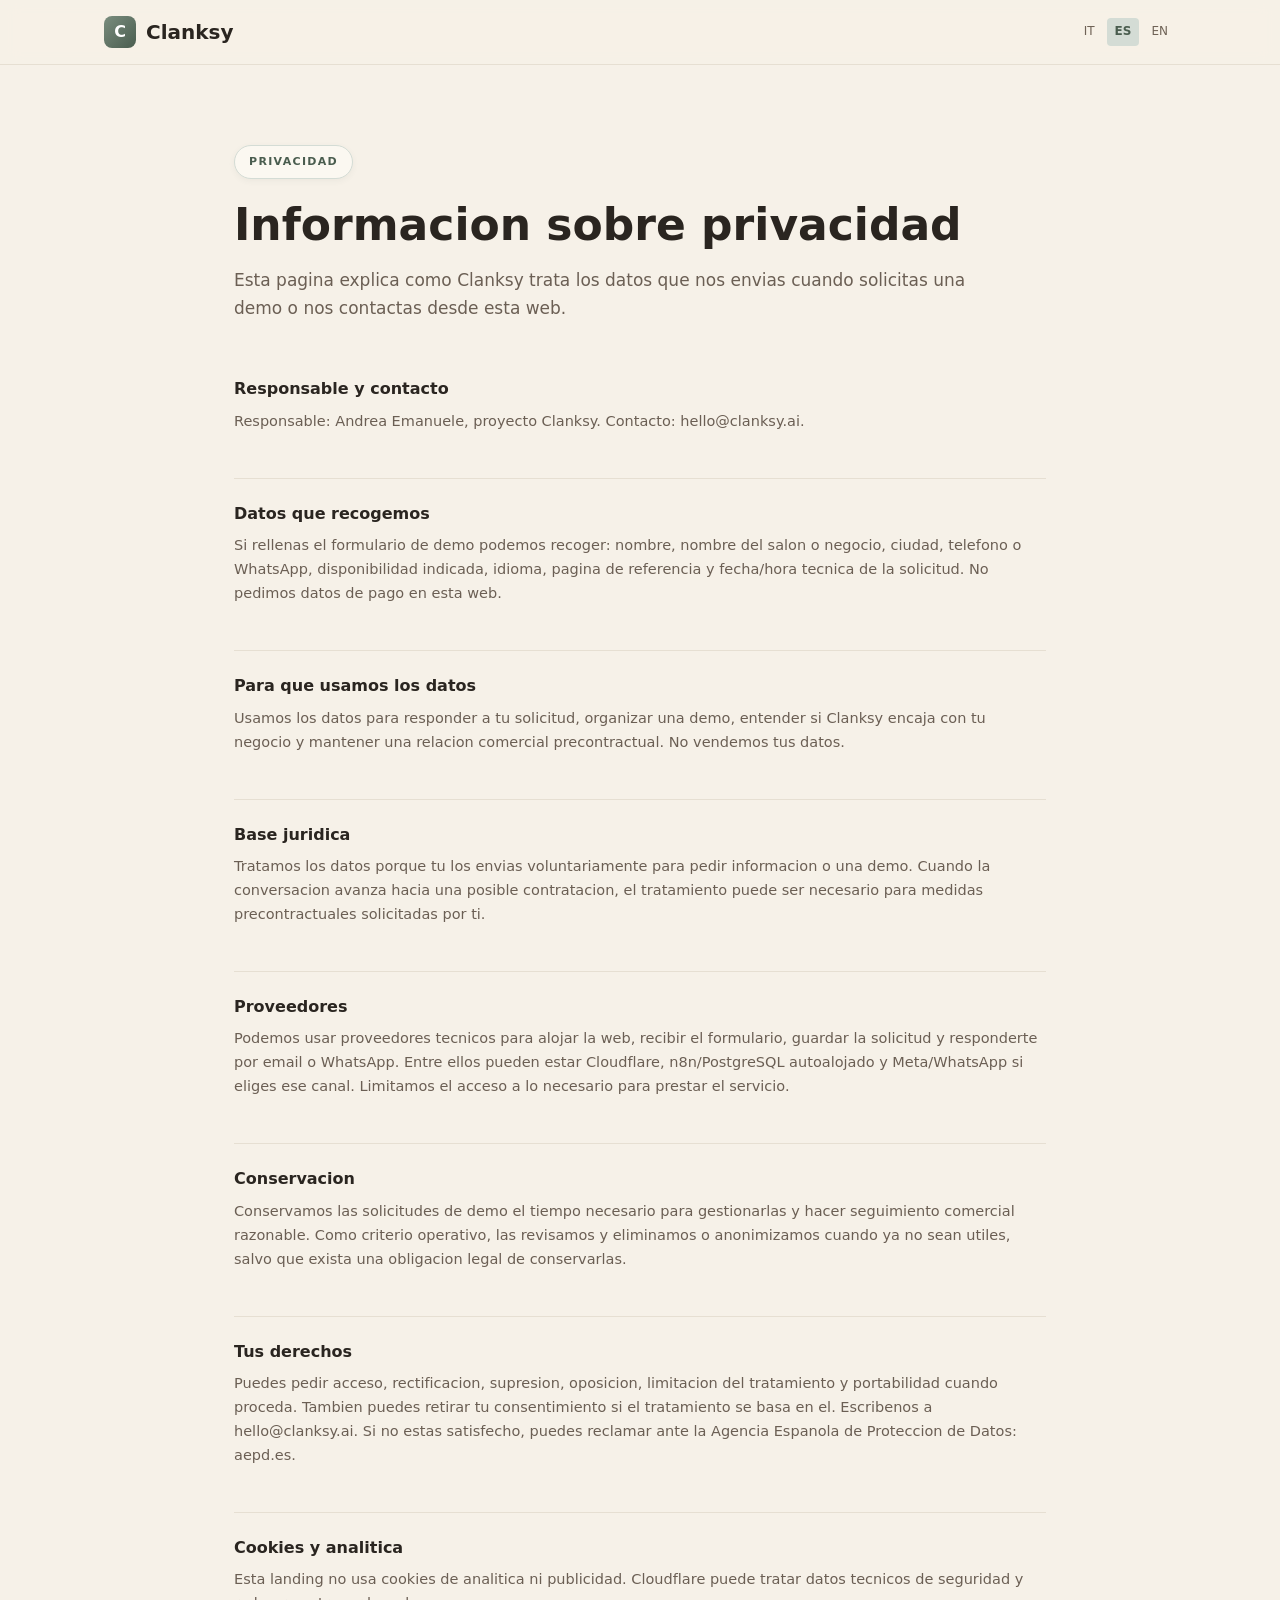
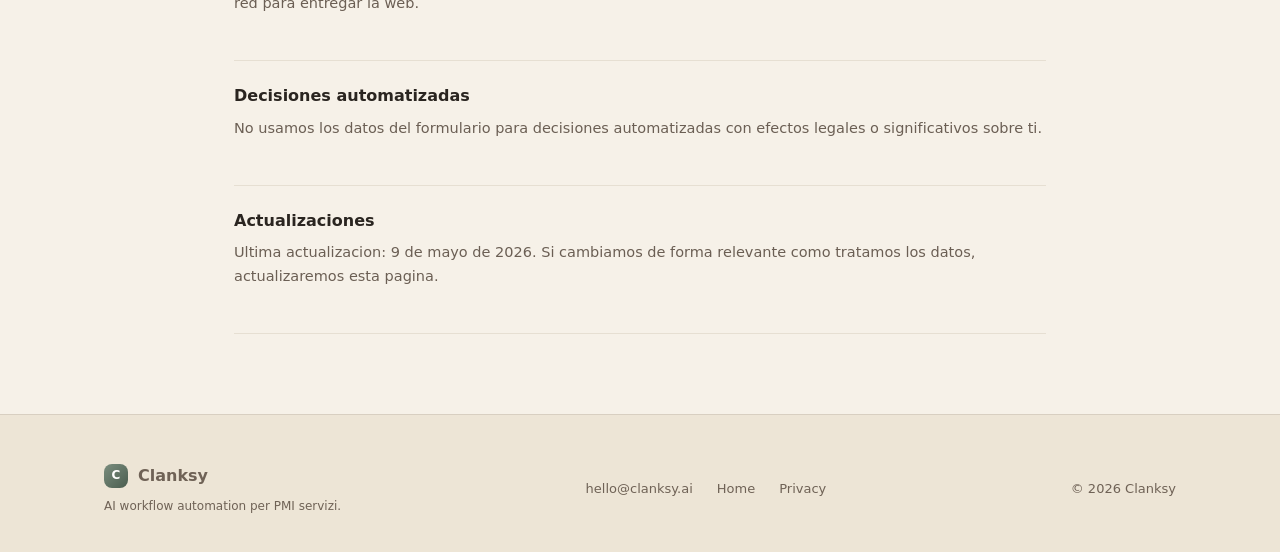
<file: privacy.html>
<!doctype html>
<html lang="es">
<head>
  <meta charset="utf-8">
  <meta name="viewport" content="width=device-width, initial-scale=1">
  <title>Privacidad - Clanksy</title>
  <meta name="description" content="Informacion de privacidad de Clanksy para solicitudes de demo.">
  <link rel="stylesheet" href="/assets/style.css?v=20260509-mobile2">
</head>
<body>
  <header class="site-header">
    <div class="wrap nav">
      <a class="logo" href="/">
        <span class="logo-mark">C</span>
        <span>Clanksy</span>
      </a>
      <div class="header-actions">
        <div class="lang-switch">
          <a href="/">IT</a>
          <a href="/es" class="active">ES</a>
          <a href="/en">EN</a>
        </div>
      </div>
    </div>
  </header>

  <main class="section">
    <div class="wrap legal-copy">
      <p class="eyebrow">Privacidad</p>
      <h1>Informacion sobre privacidad</h1>
      <p class="hero-sub">
        Esta pagina explica como Clanksy trata los datos que nos envias cuando
        solicitas una demo o nos contactas desde esta web.
      </p>

      <div class="legal-list">
        <div class="faq-item">
          <div class="question">Responsable y contacto</div>
          <div class="answer">
            Responsable: Andrea Emanuele, proyecto Clanksy. Contacto:
            <a href="mailto:hello@clanksy.ai">hello@clanksy.ai</a>.
          </div>
        </div>

        <div class="faq-item">
          <div class="question">Datos que recogemos</div>
          <div class="answer">
            Si rellenas el formulario de demo podemos recoger: nombre, nombre
            del salon o negocio, ciudad, telefono o WhatsApp, disponibilidad
            indicada, idioma, pagina de referencia y fecha/hora tecnica de la
            solicitud. No pedimos datos de pago en esta web.
          </div>
        </div>

        <div class="faq-item">
          <div class="question">Para que usamos los datos</div>
          <div class="answer">
            Usamos los datos para responder a tu solicitud, organizar una demo,
            entender si Clanksy encaja con tu negocio y mantener una relacion
            comercial precontractual. No vendemos tus datos.
          </div>
        </div>

        <div class="faq-item">
          <div class="question">Base juridica</div>
          <div class="answer">
            Tratamos los datos porque tu los envias voluntariamente para pedir
            informacion o una demo. Cuando la conversacion avanza hacia una
            posible contratacion, el tratamiento puede ser necesario para
            medidas precontractuales solicitadas por ti.
          </div>
        </div>

        <div class="faq-item">
          <div class="question">Proveedores</div>
          <div class="answer">
            Podemos usar proveedores tecnicos para alojar la web, recibir el
            formulario, guardar la solicitud y responderte por email o WhatsApp.
            Entre ellos pueden estar Cloudflare, n8n/PostgreSQL autoalojado y
            Meta/WhatsApp si eliges ese canal. Limitamos el acceso a lo
            necesario para prestar el servicio.
          </div>
        </div>

        <div class="faq-item">
          <div class="question">Conservacion</div>
          <div class="answer">
            Conservamos las solicitudes de demo el tiempo necesario para
            gestionarlas y hacer seguimiento comercial razonable. Como criterio
            operativo, las revisamos y eliminamos o anonimizamos cuando ya no
            sean utiles, salvo que exista una obligacion legal de conservarlas.
          </div>
        </div>

        <div class="faq-item">
          <div class="question">Tus derechos</div>
          <div class="answer">
            Puedes pedir acceso, rectificacion, supresion, oposicion,
            limitacion del tratamiento y portabilidad cuando proceda. Tambien
            puedes retirar tu consentimiento si el tratamiento se basa en el.
            Escribenos a <a href="mailto:hello@clanksy.ai">hello@clanksy.ai</a>.
            Si no estas satisfecho, puedes reclamar ante la Agencia Espanola de
            Proteccion de Datos:
            <a href="https://www.aepd.es/derechos-y-deberes/ejerce-tus-derechos" rel="noopener">aepd.es</a>.
          </div>
        </div>

        <div class="faq-item">
          <div class="question">Cookies y analitica</div>
          <div class="answer">
            Esta landing no usa cookies de analitica ni publicidad. Cloudflare
            puede tratar datos tecnicos de seguridad y red para entregar la web.
          </div>
        </div>

        <div class="faq-item">
          <div class="question">Decisiones automatizadas</div>
          <div class="answer">
            No usamos los datos del formulario para decisiones automatizadas
            con efectos legales o significativos sobre ti.
          </div>
        </div>

        <div class="faq-item">
          <div class="question">Actualizaciones</div>
          <div class="answer">
            Ultima actualizacion: 9 de mayo de 2026. Si cambiamos de forma
            relevante como tratamos los datos, actualizaremos esta pagina.
          </div>
        </div>
      </div>
    </div>
  </main>

  <footer class="footer">
    <div class="wrap footer-grid">
      <div>
        <div class="logo" style="font-size:16px;">
          <span class="logo-mark" style="width:24px;height:24px;font-size:12px;">C</span>
          <span>Clanksy</span>
        </div>
        <div style="margin-top:8px;font-size:12px;">AI workflow automation per PMI servizi.</div>
      </div>
      <div style="display:flex;gap:24px;flex-wrap:wrap;">
        <a href="mailto:hello@clanksy.ai">hello@clanksy.ai</a>
        <a href="/">Home</a>
        <a href="/privacy">Privacy</a>
      </div>
      <div>© 2026 Clanksy</div>
    </div>
  </footer>
</body>
</html>
</file>
<file: assets/style.css>
/* =============================================================================
   Clanksy landing — Design system minimal
   ============================================================================= */

:root {
  /* Palette spa/wellness — toni caldi e riposanti, no bianco puro */
  --c-bg: #f6f1e8;            /* cream chiaro caldo */
  --c-bg-soft: #ede5d6;       /* sand piu scuro, section alternate */
  --c-bg-tinted: #e2e8df;     /* verde-salvia chiarissimo, hero */
  --c-bg-deep: #2a2620;       /* warm dark per CTA finale */
  --c-card: #fbf8f1;          /* card warm off-white */
  --c-text: #2a2520;          /* warm dark, no slate freddo */
  --c-text-soft: #6b5f54;     /* warm grey-brown */
  --c-text-muted: #6f6256;    /* sand-grey leggibile su cream/sand */
  --c-accent: #7a8d7e;        /* sage green riposante */
  --c-accent-strong: #4a5d4f; /* deep sage */
  --c-accent-soft: #d4dcd5;   /* sage tint per badge */
  --c-accent-glow: #c8d4c9;   /* highlight molto soft */
  --c-border: #d8cfc1;        /* warm cream border */
  --c-border-soft: #e6dfd2;   /* divider piu chiaro */
  --c-rose: #b56575;          /* rosa muted, no shocking pink */
  --c-amber: #c79c5a;         /* amber per accento secondario */
}

* { box-sizing: border-box; margin: 0; padding: 0; }
html { scroll-behavior: smooth; }
body {
  font-family: ui-sans-serif, -apple-system, BlinkMacSystemFont, 'Segoe UI', system-ui, sans-serif;
  font-feature-settings: "ss01", "cv11";
  -webkit-font-smoothing: antialiased;
  color: var(--c-text);
  background: var(--c-bg);
  line-height: 1.6;
  overflow-x: hidden;
}
a { color: inherit; text-decoration: none; }
img, svg { max-width: 100%; display: block; }
button { font-family: inherit; cursor: pointer; border: none; background: none; }

.wrap { max-width: 1120px; margin: 0 auto; padding: 0 24px; }

/* Header */
.site-header {
  position: sticky; top: 0; z-index: 50;
  background: rgba(246, 241, 232, 0.85);
  backdrop-filter: saturate(180%) blur(10px);
  border-bottom: 1px solid var(--c-border-soft);
}
.nav {
  display: flex; align-items: center; justify-content: space-between;
  padding: 16px 0;
}
.site-header .wrap.nav {
  padding-left: 24px;
  padding-right: 24px;
}
.logo {
  display: flex; align-items: center; gap: 10px;
  font-size: 20px; font-weight: 700;
  letter-spacing: 0;
}
.logo-mark {
  width: 32px; height: 32px;
  background: linear-gradient(135deg, var(--c-accent) 0%, var(--c-accent-strong) 100%);
  color: white;
  border-radius: 8px;
  display: flex; align-items: center; justify-content: center;
  font-size: 16px; font-weight: 800;
}
.nav-links {
  display: flex; gap: 28px; align-items: center;
  font-size: 14px;
  color: var(--c-text-soft);
}
.nav-links a:hover { color: var(--c-text); }
.nav-cta {
  background: var(--c-text);
  color: white;
  padding: 9px 16px;
  border-radius: 8px;
  font-size: 13px; font-weight: 500;
  transition: background 0.15s;
}
.nav-cta:hover { background: var(--c-accent-strong); color: white; }
.lang-switch {
  display: flex; gap: 4px;
  font-size: 12px;
  color: var(--c-text-muted);
}
.lang-switch a {
  padding: 4px 8px; border-radius: 4px;
}
.lang-switch a.active {
  background: var(--c-accent-soft); color: var(--c-accent-strong); font-weight: 600;
}

/* Hero */
.hero {
  padding: 96px 0 72px;
  background:
    radial-gradient(ellipse at top right, rgba(122, 141, 126, 0.18) 0%, transparent 55%),
    radial-gradient(ellipse at bottom left, rgba(199, 156, 90, 0.12) 0%, transparent 50%),
    linear-gradient(180deg, var(--c-bg-tinted) 0%, var(--c-bg) 100%);
  position: relative;
  overflow: hidden;
}
.hero::before {
  content: "";
  position: absolute;
  inset: 0;
  background-image: radial-gradient(rgba(74, 93, 79, 0.04) 1px, transparent 1px);
  background-size: 28px 28px;
  pointer-events: none;
}
.hero-grid {
  display: grid;
  grid-template-columns: 1.2fr 1fr;
  gap: 60px;
  align-items: center;
}
.hero-grid > * {
  min-width: 0;
}
@media (max-width: 860px) {
  .hero-grid { grid-template-columns: 1fr; gap: 40px; }
}
.eyebrow {
  display: inline-block;
  font-size: 11px; font-weight: 600;
  text-transform: uppercase; letter-spacing: 0.12em;
  color: var(--c-accent-strong);
  background: var(--c-card);
  border: 1px solid var(--c-accent-soft);
  padding: 7px 14px;
  border-radius: 100px;
  margin-bottom: 22px;
  box-shadow: 0 2px 6px rgba(74, 93, 79, 0.06);
}
.h1 {
  font-size: 56px;
  font-weight: 700;
  line-height: 1.05;
  letter-spacing: 0;
  color: var(--c-text);
  margin-bottom: 18px;
}
.h1 em {
  font-style: italic;
  font-family: Georgia, 'Times New Roman', serif;
  font-weight: 500;
  background: linear-gradient(120deg, var(--c-accent-strong) 0%, var(--c-amber) 100%);
  -webkit-background-clip: text;
  background-clip: text;
  -webkit-text-fill-color: transparent;
  padding: 0 4px;
}
@media (max-width: 860px) { .h1 { font-size: 36px; } }
.lead {
  font-size: 18px;
  color: var(--c-text-soft);
  margin-bottom: 32px;
  max-width: 540px;
}
.btn {
  display: inline-flex; align-items: center; gap: 8px;
  padding: 14px 24px;
  border-radius: 10px;
  font-weight: 600;
  font-size: 15px;
  transition: transform 0.15s, box-shadow 0.15s;
}
.btn-primary {
  background: var(--c-accent-strong);
  color: var(--c-bg);
  box-shadow: 0 6px 18px rgba(74, 93, 79, 0.28);
}
.btn-primary:hover {
  transform: translateY(-1px);
  background: var(--c-text);
  box-shadow: 0 10px 24px rgba(42, 38, 32, 0.30);
}
.btn-secondary {
  color: var(--c-text);
  background: var(--c-card);
  border: 1px solid var(--c-border);
}
.btn-secondary:hover { background: var(--c-bg-soft); border-color: var(--c-accent); }
.btn-row { display: flex; gap: 12px; flex-wrap: wrap; }

.hero-illu {
  position: relative;
  min-width: 0;
  width: 100%;
}
.hero-card {
  background: var(--c-card);
  border-radius: 18px;
  padding: 22px;
  box-shadow:
    0 0 0 1px var(--c-border-soft),
    0 30px 60px -25px rgba(74, 93, 79, 0.30);
  transform: rotate(-1.2deg);
  max-width: 100%;
  width: 100%;
  overflow: hidden;
}
.chat-head {
  display: flex;
  align-items: center;
  gap: 8px;
  padding-bottom: 10px;
  border-bottom: 1px solid var(--c-border-soft);
  margin-bottom: 12px;
}
.chat-avatar {
  width: 28px;
  height: 28px;
  border-radius: 50%;
  background: linear-gradient(135deg, var(--c-accent), var(--c-accent-strong));
}
.chat-name {
  font-size: 13px;
  font-weight: 600;
  color: var(--c-text);
}
.chat-status {
  font-size: 11px;
  color: var(--c-text-muted);
}
.hero-card-2 {
  position: absolute;
  top: 60px; right: -30px;
  background: var(--c-card);
  border-radius: 14px;
  padding: 14px 16px;
  box-shadow:
    0 0 0 1px var(--c-border-soft),
    0 16px 36px -14px rgba(74, 93, 79, 0.30);
  transform: rotate(3deg);
  display: flex;
  align-items: center;
  gap: 12px;
  font-size: 13px;
  color: var(--c-text-soft);
}
.booking-badge {
  width: 32px;
  height: 32px;
  border-radius: 50%;
  background: var(--c-accent-soft);
  color: var(--c-accent-strong);
  display: flex;
  align-items: center;
  justify-content: center;
  font-size: 18px;
  font-weight: 700;
}
.booking-title {
  font-weight: 600;
  color: var(--c-text);
}
@media (max-width: 860px) { .hero-card-2 { display: none; } }
.chat-bubble {
  margin-bottom: 8px;
  display: flex;
}
.chat-bubble.in { justify-content: flex-start; }
.chat-bubble.out { justify-content: flex-end; }
.chat-bubble .msg {
  max-width: 76%;
  padding: 10px 14px;
  border-radius: 16px;
  font-size: 14px;
  line-height: 1.5;
  overflow-wrap: anywhere;
}
.chat-bubble.in .msg {
  background: var(--c-bg-soft);
  color: var(--c-text);
  border-bottom-left-radius: 4px;
}
.chat-bubble.out .msg {
  background: var(--c-accent-strong);
  color: var(--c-bg);
  border-bottom-right-radius: 4px;
}
.chat-time { font-size: 11px; color: var(--c-text-muted); padding: 0 6px 6px; }

/* Sezioni generiche */
.section { padding: 80px 0; }
.section-tinted { background: var(--c-bg-soft); }
.section-header { text-align: center; margin-bottom: 56px; }
.section-eyebrow {
  font-size: 12px; font-weight: 600;
  text-transform: uppercase; letter-spacing: 0.08em;
  color: var(--c-accent-strong);
  margin-bottom: 12px;
}
.section-title {
  font-size: 36px;
  font-weight: 700;
  letter-spacing: 0;
  margin-bottom: 12px;
}
@media (max-width: 860px) { .section-title { font-size: 28px; } }
.section-sub {
  font-size: 17px;
  color: var(--c-text-soft);
  max-width: 600px;
  margin: 0 auto;
}

/* Problem cards */
.problem-grid {
  display: grid;
  grid-template-columns: repeat(3, 1fr);
  gap: 24px;
}
@media (max-width: 860px) { .problem-grid { grid-template-columns: 1fr; } }
.problem-card {
  padding: 28px;
  background: var(--c-card);
  border-radius: 16px;
  border: 1px solid var(--c-border-soft);
  box-shadow: 0 2px 8px rgba(74, 93, 79, 0.04);
  transition: transform 0.25s, box-shadow 0.25s;
}
.problem-card:hover {
  transform: translateY(-2px);
  box-shadow: 0 12px 28px rgba(74, 93, 79, 0.10);
}
.problem-icon {
  font-size: 24px;
  margin-bottom: 14px;
}
.problem-title {
  font-size: 17px;
  font-weight: 600;
  margin-bottom: 8px;
  color: var(--c-text);
}
.problem-desc {
  font-size: 14px;
  color: var(--c-text-soft);
  line-height: 1.6;
}

/* Features */
.feature-grid {
  display: grid;
  grid-template-columns: repeat(2, 1fr);
  gap: 32px;
}
@media (max-width: 860px) { .feature-grid { grid-template-columns: 1fr; } }
.feature {
  display: flex; gap: 18px;
  padding: 28px;
  background: var(--c-card);
  border-radius: 16px;
  border: 1px solid var(--c-border-soft);
  box-shadow: 0 2px 8px rgba(74, 93, 79, 0.04);
  transition: border-color 0.25s, transform 0.25s, box-shadow 0.25s;
}
.feature:hover {
  border-color: var(--c-accent);
  transform: translateY(-2px);
  box-shadow: 0 14px 32px rgba(74, 93, 79, 0.10);
}
.feature-icon-box {
  flex-shrink: 0;
  width: 44px; height: 44px;
  border-radius: 10px;
  background: var(--c-accent-soft);
  color: var(--c-accent-strong);
  display: flex; align-items: center; justify-content: center;
  font-size: 22px;
}
.feature-text h3 {
  font-size: 16px; font-weight: 600;
  margin-bottom: 6px;
  color: var(--c-text);
}
.feature-text p {
  font-size: 14px; color: var(--c-text-soft); line-height: 1.6;
}

/* How it works */
.how-grid {
  display: grid;
  grid-template-columns: repeat(3, 1fr);
  gap: 36px;
}
@media (max-width: 860px) { .how-grid { grid-template-columns: 1fr; } }
.how-step {
  text-align: center;
  position: relative;
}
.how-num {
  width: 60px; height: 60px;
  margin: 0 auto 22px;
  border-radius: 50%;
  background: linear-gradient(135deg, var(--c-accent) 0%, var(--c-accent-strong) 100%);
  color: var(--c-bg);
  font-size: 22px;
  font-weight: 700;
  display: flex; align-items: center; justify-content: center;
  box-shadow: 0 8px 20px rgba(74, 93, 79, 0.25);
}
.how-step h3 {
  font-size: 18px; font-weight: 600;
  margin-bottom: 10px;
}
.how-step p {
  font-size: 14.5px;
  color: var(--c-text-soft);
  line-height: 1.6;
}

/* Why us / differentiators */
.why-grid {
  display: grid;
  grid-template-columns: 1fr 1fr;
  gap: 60px;
  align-items: center;
}
@media (max-width: 860px) { .why-grid { grid-template-columns: 1fr; gap: 32px; } }
.why-list { list-style: none; padding: 0; }
.why-list li {
  padding: 16px 0 16px 36px;
  position: relative;
  font-size: 15.5px;
  color: var(--c-text);
  border-bottom: 1px solid var(--c-border);
  line-height: 1.6;
}
.why-list li:last-child { border-bottom: none; }
.why-list li::before {
  content: "✓";
  position: absolute;
  left: 0; top: 14px;
  width: 24px; height: 24px;
  background: var(--c-accent);
  color: white;
  border-radius: 50%;
  display: flex; align-items: center; justify-content: center;
  font-size: 13px;
  font-weight: bold;
}
.why-list strong { color: var(--c-text); }

.competitor-table {
  background: var(--c-card);
  border-radius: 16px;
  border: 1px solid var(--c-border-soft);
  box-shadow: 0 4px 16px rgba(74, 93, 79, 0.06);
  overflow: hidden;
  font-size: 14px;
}
.competitor-table .row {
  display: grid;
  grid-template-columns: 1.5fr 1fr 1fr;
  padding: 14px 18px;
  border-bottom: 1px solid var(--c-border-soft);
}
.competitor-table .row:last-child { border-bottom: none; }
.competitor-table .row.head {
  background: var(--c-bg-soft);
  font-weight: 600;
  font-size: 12px;
  text-transform: uppercase;
  letter-spacing: 0.04em;
  color: var(--c-text-muted);
}
.competitor-table .check { color: var(--c-accent-strong); font-weight: 700; font-size: 16px; }
.competitor-table .nope { color: var(--c-rose); font-size: 16px; }
.competitor-table .you {
  background: var(--c-accent-soft);
  font-weight: 600;
}

/* FAQ */
.faq {
  max-width: 760px;
  margin: 0 auto;
}
.faq-item {
  border-bottom: 1px solid var(--c-border-soft);
}
.faq-item summary {
  padding: 22px 0;
  font-size: 16px;
  font-weight: 600;
  color: var(--c-text);
  cursor: pointer;
  list-style: none;
  display: flex;
  justify-content: space-between;
  align-items: center;
}
.faq-item summary::-webkit-details-marker { display: none; }
.faq-item summary::after {
  content: "+";
  font-size: 24px;
  color: var(--c-text-muted);
  transition: transform 0.2s;
}
.faq-item[open] summary::after {
  transform: rotate(45deg);
}
.faq-item .answer {
  padding: 0 0 22px;
  color: var(--c-text-soft);
  font-size: 14.5px;
  line-height: 1.65;
}

/* Final CTA */
.final-cta {
  background:
    radial-gradient(ellipse at top right, rgba(122, 141, 126, 0.30) 0%, transparent 60%),
    radial-gradient(ellipse at bottom left, rgba(199, 156, 90, 0.18) 0%, transparent 55%),
    linear-gradient(180deg, #2a2620 0%, #1d1a16 100%);
  color: var(--c-bg);
  padding: 96px 0;
  text-align: center;
  position: relative;
  overflow: hidden;
}
.final-cta::before {
  content: "";
  position: absolute;
  inset: 0;
  background-image: radial-gradient(rgba(212, 220, 213, 0.05) 1px, transparent 1px);
  background-size: 32px 32px;
  pointer-events: none;
}
.final-cta .section-title { color: var(--c-bg); position: relative; }
.final-cta .section-sub { color: rgba(246, 241, 232, 0.72); position: relative; }
.final-cta .section-eyebrow { color: var(--c-accent-glow); }
.final-cta .btn-primary {
  background: var(--c-accent);
  color: #1d1a16;
  margin-top: 32px;
  box-shadow: 0 8px 24px rgba(122, 141, 126, 0.40);
}
.final-cta .btn-primary:hover {
  background: var(--c-accent-glow);
  color: var(--c-text);
}

/* Form */
.form-card {
  max-width: 540px;
  margin: 40px auto 0;
  background: var(--c-card);
  color: var(--c-text);
  padding: 36px 32px;
  border-radius: 18px;
  text-align: left;
  box-shadow: 0 30px 80px -25px rgba(0, 0, 0, 0.50);
  position: relative;
}
.form-card h3 {
  font-size: 22px;
  font-weight: 700;
  margin-bottom: 8px;
  letter-spacing: 0;
}
.form-card p {
  font-size: 14px; color: var(--c-text-soft);
  margin-bottom: 22px;
}
.form-row { margin-bottom: 16px; }
.form-row label {
  display: block;
  font-size: 13px;
  font-weight: 500;
  margin-bottom: 6px;
  color: var(--c-text);
}
.form-row input, .form-row textarea, .form-row select {
  width: 100%;
  padding: 12px 14px;
  border-radius: 10px;
  border: 1px solid var(--c-border);
  font-size: 14px;
  font-family: inherit;
  color: var(--c-text);
  background: var(--c-bg);
  transition: border-color 0.18s, box-shadow 0.18s;
}
.form-row input:focus, .form-row textarea:focus, .form-row select:focus {
  outline: none;
  border-color: var(--c-accent);
  box-shadow: 0 0 0 4px var(--c-accent-soft);
}
.form-card .btn-primary {
  width: 100%;
  justify-content: center;
}
.form-success {
  background: var(--c-accent-soft);
  color: var(--c-accent-strong);
  padding: 16px;
  border-radius: 10px;
  font-size: 14px;
  text-align: center;
  margin-top: 12px;
  display: none;
  border: 1px solid var(--c-accent);
}
.form-error {
  background: #f5e3e3;
  color: #8a3a3a;
  padding: 12px;
  border-radius: 10px;
  font-size: 13px;
  text-align: center;
  margin-top: 12px;
  display: none;
  border: 1px solid var(--c-rose);
}

/* Footer */
.footer {
  background: var(--c-bg-soft);
  padding: 48px 0 36px;
  border-top: 1px solid var(--c-border);
  font-size: 13px;
  color: var(--c-text-muted);
}
.footer-grid {
  display: flex;
  justify-content: space-between;
  flex-wrap: wrap;
  gap: 20px;
  align-items: center;
}
.footer a:hover { color: var(--c-text); }

/* Legal/privacy page */
.header-actions {
  display: flex;
  gap: 14px;
  align-items: center;
}
.legal-copy {
  max-width: 860px;
}
.legal-copy h1 {
  font-size: 44px;
  line-height: 1.08;
  letter-spacing: 0;
  margin-bottom: 18px;
}
.legal-copy .hero-sub {
  max-width: 760px;
  color: var(--c-text-soft);
  font-size: 17px;
  line-height: 1.65;
}
.legal-list {
  margin-top: 32px;
}
.legal-list .faq-item {
  padding: 22px 0;
}
.legal-list .question {
  font-weight: 700;
  color: var(--c-text);
  margin-bottom: 8px;
}

/* Mobile polish */
@media (max-width: 720px) {
  .wrap {
    padding: 0 18px;
  }

  .site-header {
    position: sticky;
  }

  .nav {
    padding: 12px 0;
    gap: 12px;
  }

  .site-header .wrap.nav {
    padding: 12px 18px;
  }

  .logo {
    min-width: 0;
    font-size: 18px;
    letter-spacing: 0;
  }

  .logo-mark {
    width: 30px;
    height: 30px;
    border-radius: 7px;
    font-size: 15px;
    flex: 0 0 30px;
  }

  .nav-links {
    display: none;
  }

  .nav > div:last-child {
    flex: 0 0 auto;
    gap: 8px !important;
  }

  .header-actions {
    gap: 8px;
  }

  .lang-switch {
    gap: 2px;
  }

  .lang-switch a {
    padding: 5px 7px;
  }

  .nav-cta {
    display: none;
  }

  .hero {
    padding: 46px 0 52px;
  }

  .hero::before {
    background-size: 22px 22px;
  }

  .hero-grid {
    gap: 30px;
  }

  .eyebrow {
    max-width: 100%;
    padding: 6px 11px;
    margin-bottom: 18px;
    font-size: 10px;
    line-height: 1.35;
    white-space: normal;
  }

  .h1 {
    font-size: 35px;
    line-height: 1.08;
    margin-bottom: 16px;
  }

  .h1 em {
    padding: 0;
  }

  .lead {
    font-size: 16px;
    line-height: 1.58;
    margin-bottom: 24px;
  }

  .btn-row {
    gap: 10px;
  }

  .btn {
    width: 100%;
    justify-content: center;
    padding: 13px 16px;
    min-height: 48px;
    text-align: center;
  }

  .hero-card {
    padding: 18px;
    border-radius: 15px;
    transform: none;
  }

  .hero-illu {
    overflow: hidden;
  }

  .chat-bubble .msg {
    max-width: 86%;
    padding: 9px 12px;
    font-size: 13.5px;
  }

  .section {
    padding: 58px 0;
  }

  .section-header {
    margin-bottom: 34px;
  }

  .section-title {
    font-size: 29px;
    line-height: 1.14;
    letter-spacing: 0;
  }

  .section-sub {
    font-size: 15.5px;
    line-height: 1.6;
  }

  .problem-grid,
  .feature-grid,
  .how-grid {
    gap: 16px;
  }

  .problem-card {
    padding: 22px;
    border-radius: 13px;
  }

  .feature {
    gap: 14px;
    padding: 20px;
    border-radius: 13px;
  }

  .feature-icon-box {
    width: 38px;
    height: 38px;
    border-radius: 9px;
    font-size: 19px;
  }

  .feature-text {
    min-width: 0;
  }

  .feature-text h3 {
    font-size: 15.5px;
    line-height: 1.35;
  }

  .feature-text p,
  .problem-desc,
  .how-step p {
    font-size: 14px;
  }

  .why-grid {
    gap: 28px;
  }

  .why-list li {
    padding: 14px 0 14px 32px;
    font-size: 14.5px;
  }

  .why-list li::before {
    top: 14px;
    width: 22px;
    height: 22px;
    font-size: 12px;
  }

  .competitor-table {
    border-radius: 13px;
    font-size: 13px;
  }

  .competitor-table .row {
    grid-template-columns: minmax(0, 1.35fr) 64px 64px;
    padding: 12px 12px;
    column-gap: 4px;
  }

  .competitor-table .row.head {
    font-size: 10.5px;
    letter-spacing: 0.03em;
  }

  .faq-item summary {
    gap: 16px;
    padding: 19px 0;
    font-size: 15px;
    line-height: 1.35;
  }

  .final-cta {
    padding: 62px 0;
  }

  .form-card {
    margin-top: 28px;
    padding: 24px 18px;
    border-radius: 15px;
  }

  .form-card h3 {
    font-size: 20px;
  }

  .form-row {
    margin-bottom: 14px;
  }

  .form-row input,
  .form-row textarea,
  .form-row select {
    min-height: 46px;
    font-size: 16px;
  }

  .footer {
    padding: 36px 0 30px;
  }

  .footer-grid {
    align-items: flex-start;
    gap: 18px;
  }

  .legal-copy h1 {
    font-size: 32px;
    line-height: 1.12;
    margin-bottom: 14px;
  }

  .legal-copy .hero-sub {
    font-size: 15.5px;
    line-height: 1.62;
  }

  .legal-list {
    margin-top: 26px;
  }

  .legal-list .faq-item {
    padding: 18px 0;
  }
}

@media (max-width: 360px) {
  .wrap {
    padding: 0 14px;
  }

  .site-header .wrap.nav {
    padding: 12px 14px;
  }

  .logo span:last-child {
    display: none;
  }

  .nav-cta {
    max-width: 88px;
  }

  .h1 {
    font-size: 31px;
  }

  .feature {
    display: block;
  }

  .feature-icon-box {
    margin-bottom: 12px;
  }

  .competitor-table .row {
    grid-template-columns: minmax(0, 1fr) 52px 58px;
    padding: 11px 10px;
  }
}
</file>
